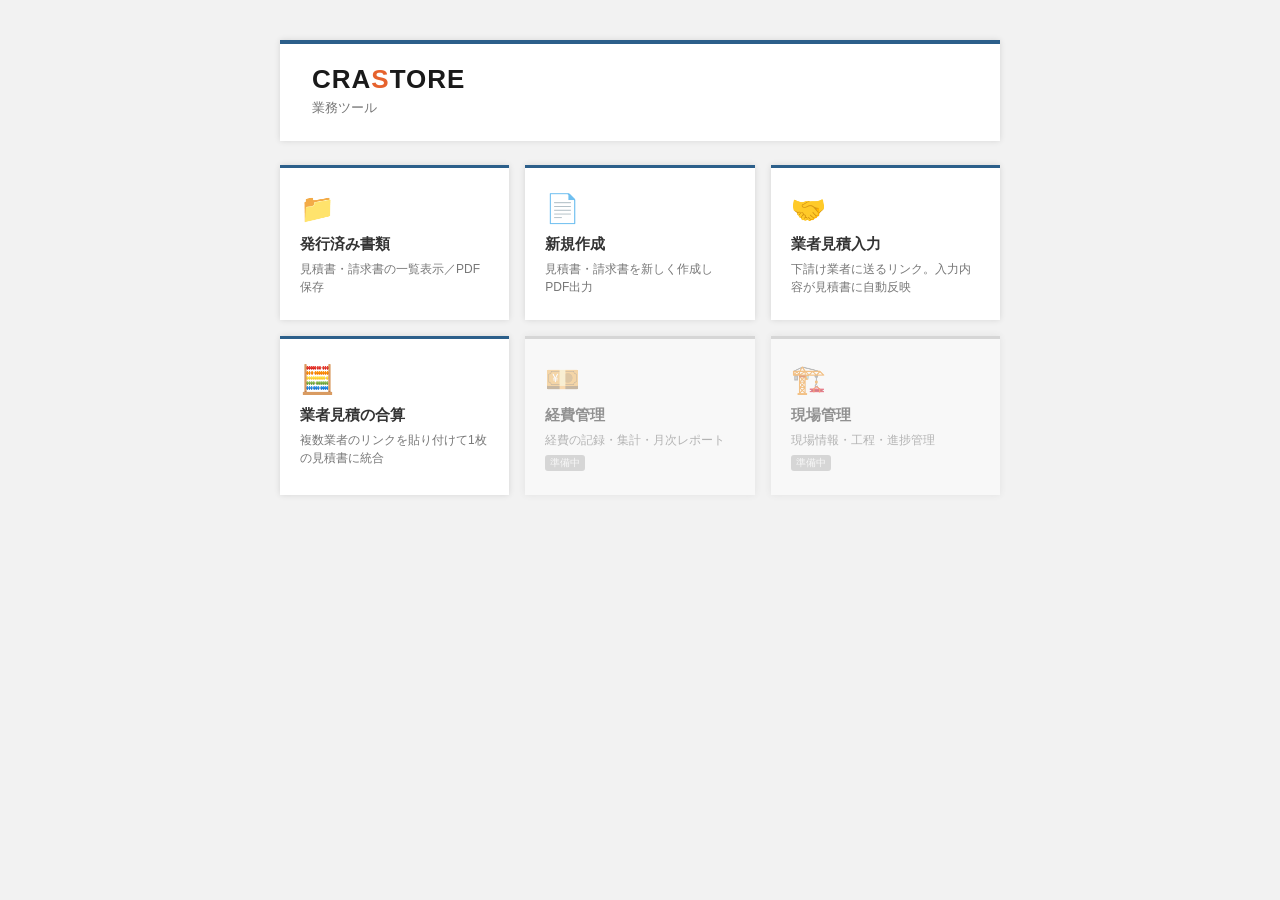
<file: index.html>
<!DOCTYPE html>
<html lang="ja">
<head>
<meta charset="UTF-8">
<meta name="viewport" content="width=device-width, initial-scale=1.0">
<title>Crastore 業務ツール</title>
<style>
  * { box-sizing: border-box; }
  body {
    font-family: "Hiragino Kaku Gothic ProN", "Yu Gothic", sans-serif;
    background: #f2f2f2;
    margin: 0;
    padding: 40px 20px;
    color: #333;
  }
  .container {
    max-width: 720px;
    margin: 0 auto;
  }
  .header {
    background: #fff;
    padding: 24px 32px;
    box-shadow: 0 0 6px rgba(0,0,0,0.12);
    margin-bottom: 24px;
  }
  .header-top {
    height: 4px;
    background: #2c5f8a;
    margin: -24px -32px 20px;
  }
  .logo {
    font-size: 26px;
    font-weight: bold;
    letter-spacing: 1px;
    color: #1a1a1a;
  }
  .logo .accent { color: #e6622d; }
  .logo-sub {
    font-size: 13px;
    color: #777;
    margin-top: 4px;
  }
  .tools-grid {
    display: grid;
    grid-template-columns: repeat(auto-fill, minmax(200px, 1fr));
    gap: 16px;
  }
  .tool-card {
    background: #fff;
    padding: 24px 20px;
    box-shadow: 0 0 6px rgba(0,0,0,0.12);
    text-decoration: none;
    color: #333;
    display: block;
    border-top: 3px solid #2c5f8a;
    transition: box-shadow 0.15s;
  }
  .tool-card:hover {
    box-shadow: 0 2px 12px rgba(44,95,138,0.25);
  }
  .tool-card.disabled {
    opacity: 0.5;
    pointer-events: none;
    border-top-color: #bbb;
  }
  .tool-icon {
    font-size: 28px;
    margin-bottom: 10px;
  }
  .tool-title {
    font-size: 15px;
    font-weight: bold;
    margin-bottom: 6px;
  }
  .tool-desc {
    font-size: 12px;
    color: #777;
    line-height: 1.5;
  }
  .badge {
    display: inline-block;
    font-size: 10px;
    background: #bbb;
    color: #fff;
    border-radius: 3px;
    padding: 1px 5px;
    margin-top: 6px;
  }
</style>
</head>
<body>
<div class="container">

  <div class="header">
    <div class="header-top"></div>
    <div class="logo">CRA<span class="accent">S</span>TORE</div>
    <div class="logo-sub">業務ツール</div>
  </div>

  <div class="tools-grid">

    <a class="tool-card" href="documents.html">
      <div class="tool-icon">📁</div>
      <div class="tool-title">発行済み書類</div>
      <div class="tool-desc">見積書・請求書の一覧表示／PDF保存</div>
    </a>

    <a class="tool-card" href="estimate.html">
      <div class="tool-icon">📄</div>
      <div class="tool-title">新規作成</div>
      <div class="tool-desc">見積書・請求書を新しく作成しPDF出力</div>
    </a>

    <a class="tool-card" href="vendor.html">
      <div class="tool-icon">🤝</div>
      <div class="tool-title">業者見積入力</div>
      <div class="tool-desc">下請け業者に送るリンク。入力内容が見積書に自動反映</div>
    </a>

    <a class="tool-card" href="combine.html">
      <div class="tool-icon">🧮</div>
      <div class="tool-title">業者見積の合算</div>
      <div class="tool-desc">複数業者のリンクを貼り付けて1枚の見積書に統合</div>
    </a>

    <div class="tool-card disabled">
      <div class="tool-icon">💴</div>
      <div class="tool-title">経費管理</div>
      <div class="tool-desc">経費の記録・集計・月次レポート</div>
      <span class="badge">準備中</span>
    </div>

    <div class="tool-card disabled">
      <div class="tool-icon">🏗️</div>
      <div class="tool-title">現場管理</div>
      <div class="tool-desc">現場情報・工程・進捗管理</div>
      <span class="badge">準備中</span>
    </div>

  </div>

</div>
</body>
</html>
</file>
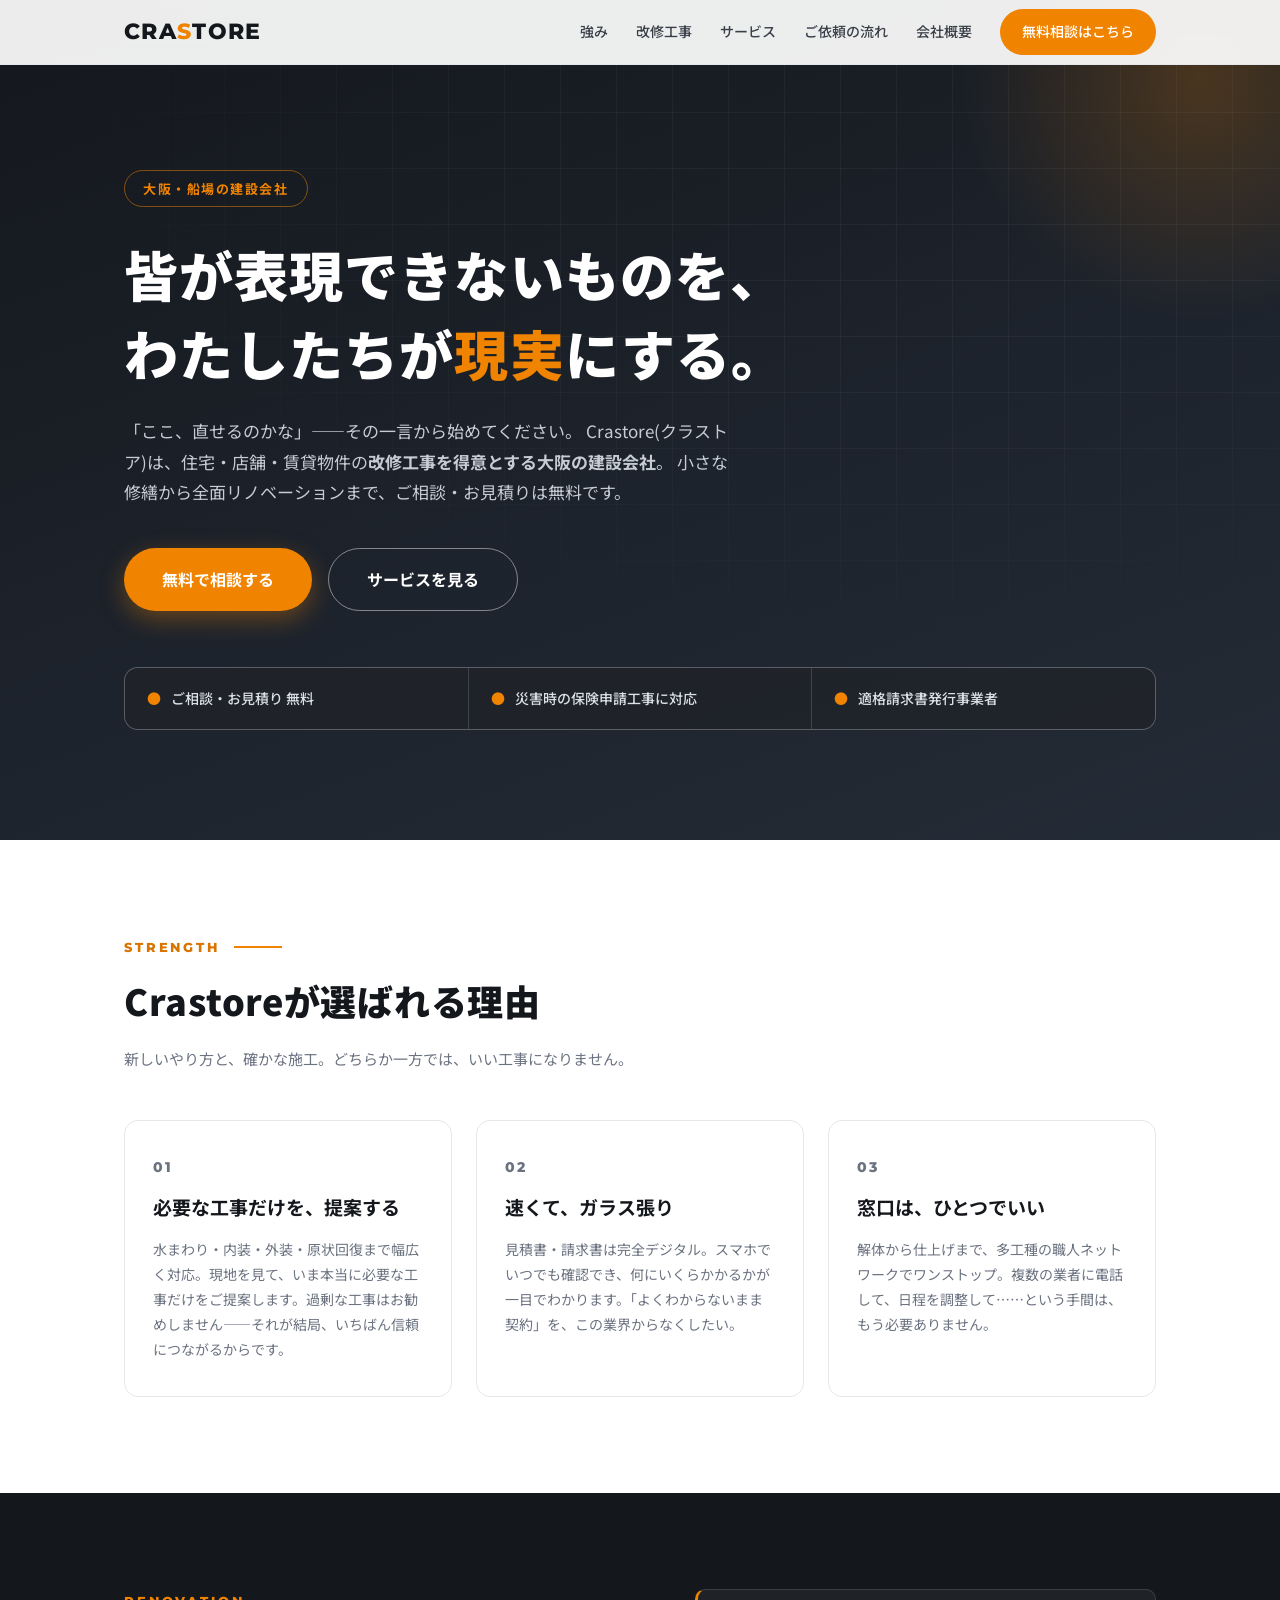
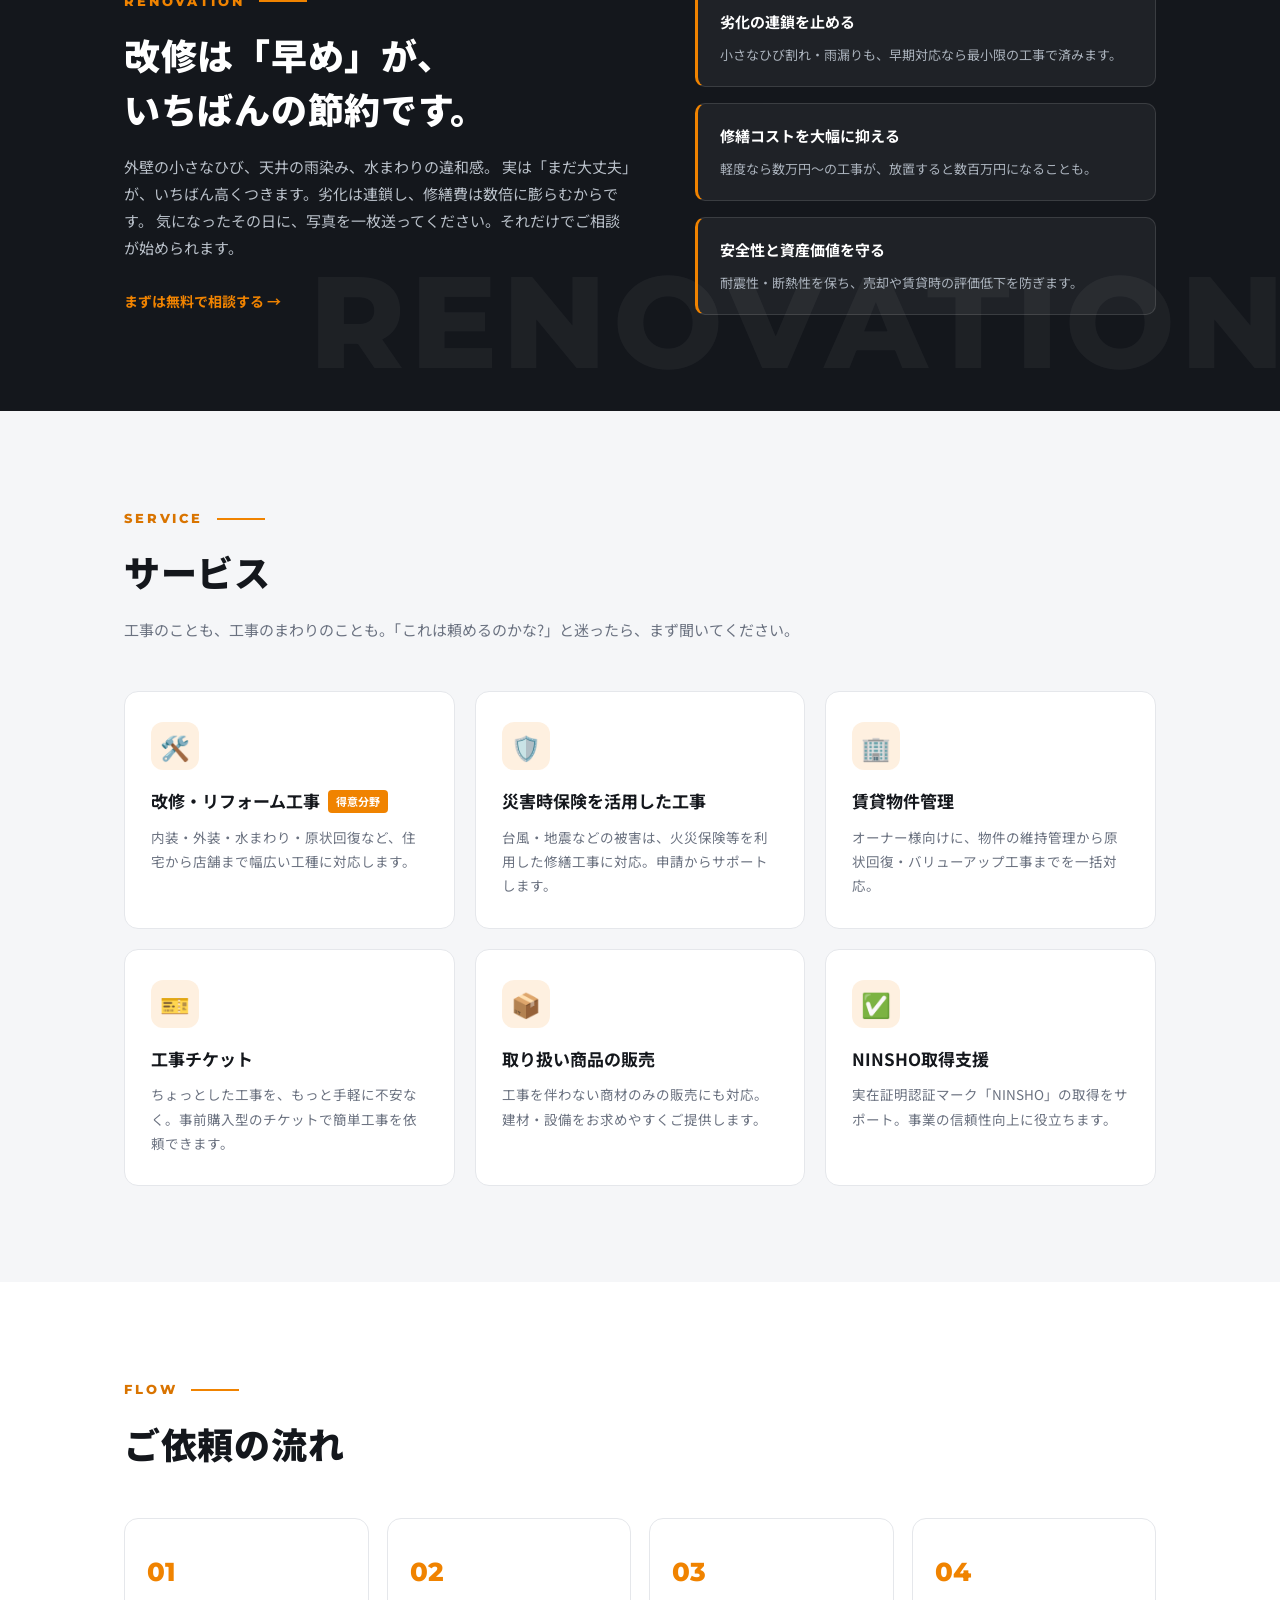
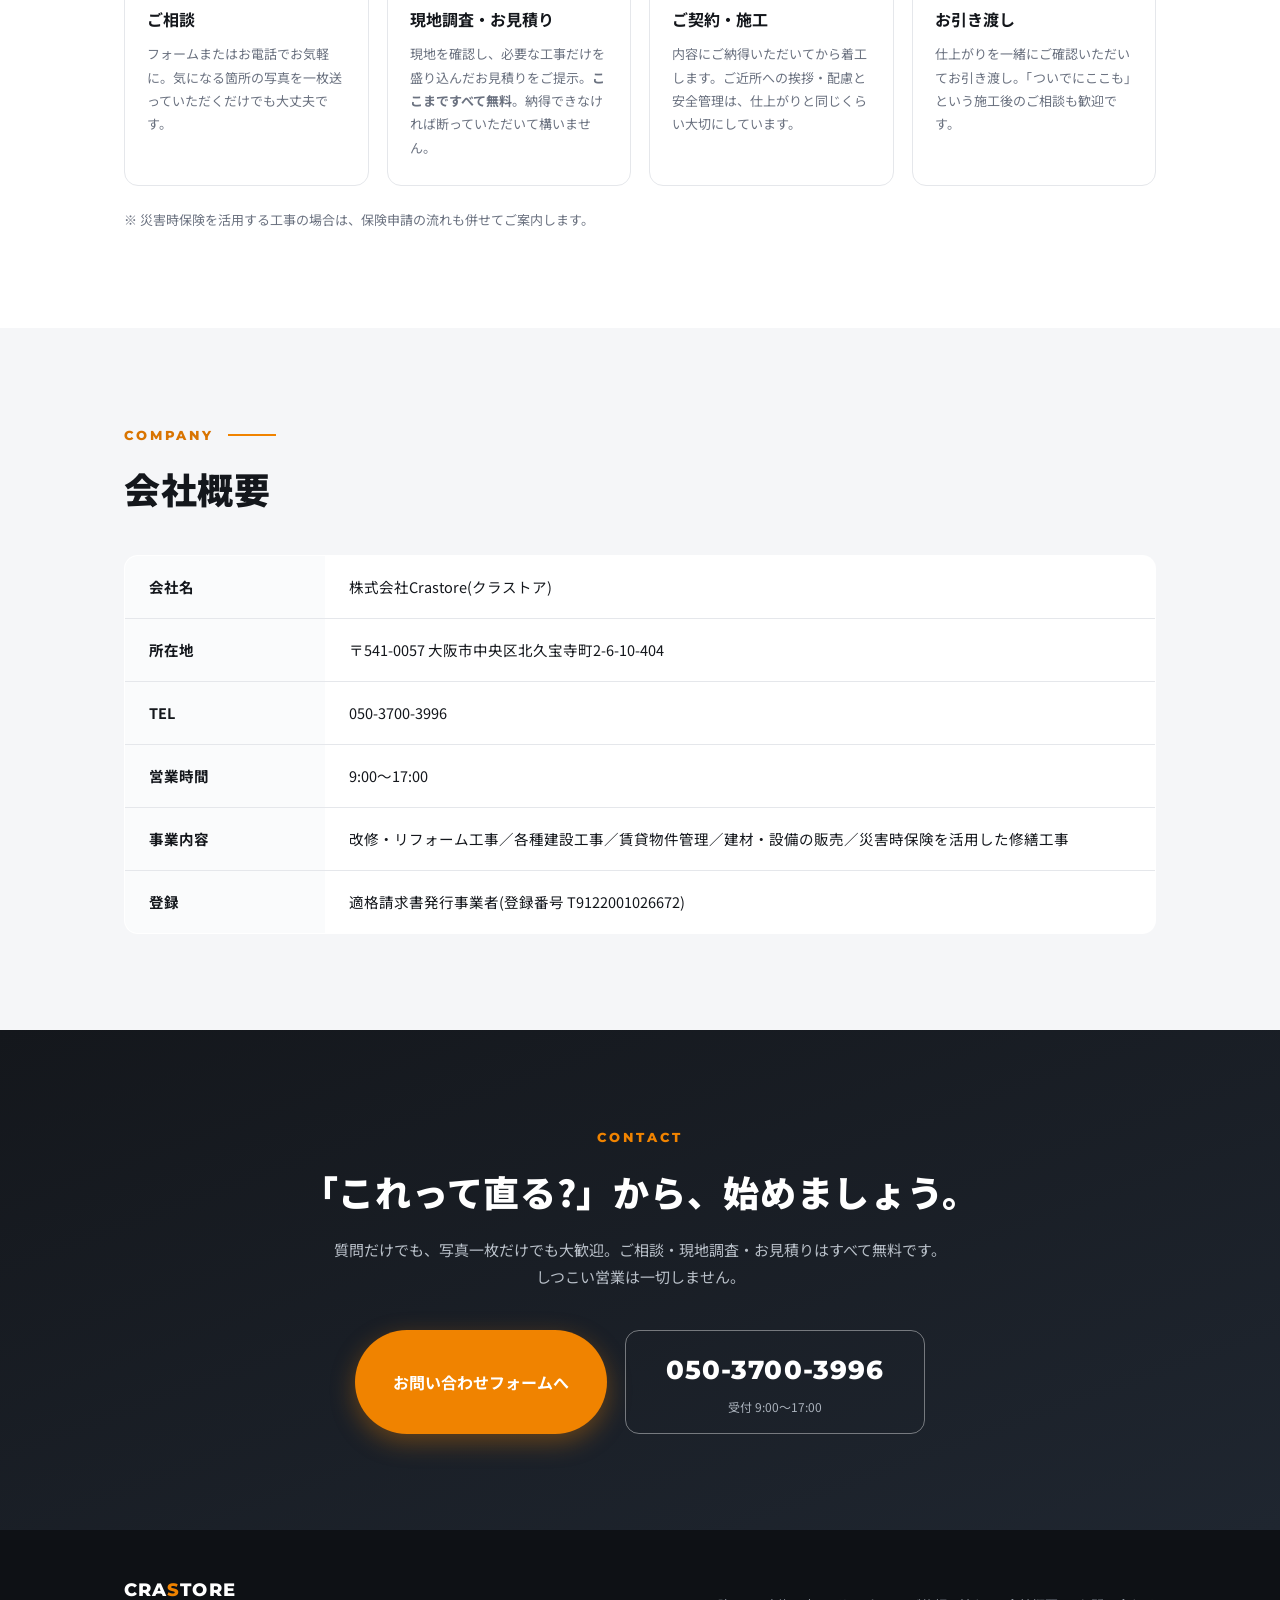
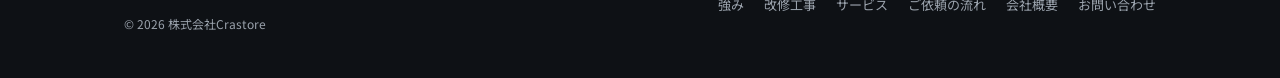
<file: site/index.html>
<!DOCTYPE html>
<html lang="ja">
<head>
<meta charset="UTF-8">
<meta name="viewport" content="width=device-width, initial-scale=1.0">
<title>株式会社Crastore｜大阪の建設会社・改修工事のプロ</title>
<meta name="description" content="株式会社Crastore(クラストア)は大阪・船場の建設会社。住宅・店舗・賃貸物件の改修工事を得意とし、ご相談・お見積りは無料。災害時保険を活用した工事にも対応します。">
<meta property="og:title" content="株式会社Crastore｜大阪の建設会社・改修工事のプロ">
<meta property="og:description" content="皆が表現できないものを、現実にする。改修工事が得意な大阪の建設会社です。ご相談・お見積り無料。">
<meta property="og:type" content="website">
<link rel="preconnect" href="https://fonts.googleapis.com">
<link rel="preconnect" href="https://fonts.gstatic.com" crossorigin>
<link href="https://fonts.googleapis.com/css2?family=Noto+Sans+JP:wght@400;500;700;900&family=Montserrat:wght@600;800&display=swap" rel="stylesheet">
<style>
:root {
  --ink: #14171c;
  --ink-soft: #3a4048;
  --muted: #6b7280;
  --paper: #ffffff;
  --bg-soft: #f5f6f8;
  --accent: #f08300;
  --accent-deep: #d97400;
  --line: #e5e7eb;
  --radius: 14px;
}
* { box-sizing: border-box; margin: 0; padding: 0; }
html { scroll-behavior: smooth; }
body {
  font-family: "Noto Sans JP", "Hiragino Kaku Gothic ProN", "Yu Gothic", sans-serif;
  color: var(--ink);
  background: var(--paper);
  line-height: 1.8;
  -webkit-font-smoothing: antialiased;
}
img { max-width: 100%; display: block; }
a { color: inherit; text-decoration: none; }
ul { list-style: none; }

.wrap { max-width: 1080px; margin: 0 auto; padding: 0 24px; }

/* ===== logo ===== */
.logotype {
  font-family: "Montserrat", sans-serif;
  font-weight: 800;
  letter-spacing: .06em;
  font-size: 22px;
  color: var(--ink);
  white-space: nowrap;
}
.logotype .s { color: var(--accent); }

/* ===== header ===== */
.header {
  position: fixed; top: 0; left: 0; right: 0; z-index: 100;
  background: rgba(255,255,255,.92);
  backdrop-filter: blur(10px);
  -webkit-backdrop-filter: blur(10px);
  border-bottom: 1px solid var(--line);
}
.header-inner {
  display: flex; align-items: center; justify-content: space-between;
  height: 64px;
}
.gnav { display: flex; align-items: center; gap: 28px; }
.gnav a { font-size: 14px; font-weight: 500; color: var(--ink-soft); transition: color .2s; }
.gnav a:hover { color: var(--accent-deep); }
.btn-cta {
  display: inline-flex; align-items: center; gap: 8px;
  background: var(--accent); color: #fff !important;
  font-weight: 700; font-size: 14px;
  padding: 10px 22px; border-radius: 999px;
  transition: background .2s, transform .2s;
}
.btn-cta:hover { background: var(--accent-deep); transform: translateY(-1px); }
.menu-btn { display: none; }

/* ===== hero ===== */
.hero {
  position: relative;
  background: linear-gradient(160deg, #14171c 0%, #1d232c 55%, #232b36 100%);
  color: #fff;
  padding: 170px 0 110px;
  overflow: hidden;
}
.hero::before {
  content: "";
  position: absolute; inset: 0;
  background-image:
    linear-gradient(rgba(255,255,255,.045) 1px, transparent 1px),
    linear-gradient(90deg, rgba(255,255,255,.045) 1px, transparent 1px);
  background-size: 56px 56px;
  mask-image: radial-gradient(ellipse 90% 80% at 70% 20%, #000 30%, transparent 75%);
  -webkit-mask-image: radial-gradient(ellipse 90% 80% at 70% 20%, #000 30%, transparent 75%);
}
.hero::after {
  content: "";
  position: absolute; right: -180px; top: -180px;
  width: 520px; height: 520px; border-radius: 50%;
  background: radial-gradient(circle, rgba(240,131,0,.22), transparent 65%);
}
.hero-inner { position: relative; z-index: 1; }
.hero-tag {
  display: inline-flex; align-items: center; gap: 10px;
  font-size: 13px; font-weight: 700; letter-spacing: .12em;
  color: var(--accent);
  border: 1px solid rgba(240,131,0,.5);
  border-radius: 999px;
  padding: 6px 18px;
  margin-bottom: 28px;
}
.hero h1 {
  font-size: clamp(26px, 5.4vw, 54px);
  font-weight: 900;
  line-height: 1.45;
  letter-spacing: .02em;
}
.hero h1 .accent { color: var(--accent); }
.hero-lead {
  margin-top: 24px;
  font-size: clamp(14px, 1.7vw, 17px);
  color: #c6ccd4;
  max-width: 620px;
}
.hero-actions { margin-top: 40px; display: flex; flex-wrap: wrap; gap: 16px; }
.btn-primary {
  display: inline-flex; align-items: center; justify-content: center; gap: 10px;
  background: var(--accent); color: #fff;
  font-weight: 700; font-size: 16px;
  padding: 16px 38px; border-radius: 999px;
  box-shadow: 0 8px 24px rgba(240,131,0,.35);
  transition: background .2s, transform .2s;
}
.btn-primary:hover { background: var(--accent-deep); transform: translateY(-2px); }
.btn-ghost {
  display: inline-flex; align-items: center; justify-content: center; gap: 10px;
  color: #fff; font-weight: 700; font-size: 16px;
  padding: 16px 38px; border-radius: 999px;
  border: 1.5px solid rgba(255,255,255,.45);
  transition: border-color .2s, background .2s;
}
.btn-ghost:hover { border-color: #fff; background: rgba(255,255,255,.08); }
.hero-points {
  margin-top: 56px;
  display: grid; grid-template-columns: repeat(3, 1fr); gap: 1px;
  background: rgba(255,255,255,.14);
  border: 1px solid rgba(255,255,255,.14);
  border-radius: var(--radius);
  overflow: hidden;
}
.hero-points li {
  background: rgba(20,23,28,.72);
  padding: 18px 22px;
  font-size: 14px; font-weight: 500; color: #dbe0e6;
  display: flex; align-items: center; gap: 10px;
}
.hero-points .dot { color: var(--accent); font-weight: 900; }

/* ===== sections ===== */
section { padding: 96px 0; }
.sec-label {
  font-family: "Montserrat", sans-serif;
  font-weight: 800; font-size: 13px; letter-spacing: .22em;
  color: var(--accent-deep);
  text-transform: uppercase;
  display: flex; align-items: center; gap: 14px;
}
.sec-label::after { content: ""; width: 48px; height: 2px; background: var(--accent); }
.sec-title {
  font-size: clamp(24px, 3.4vw, 36px);
  font-weight: 900; line-height: 1.5; letter-spacing: .02em;
  margin: 14px 0 18px;
}
.sec-lead { color: var(--muted); max-width: 680px; font-size: 15px; }

/* strengths */
.strengths { background: var(--paper); }
.cards3 {
  margin-top: 48px;
  display: grid; grid-template-columns: repeat(3, 1fr); gap: 24px;
}
.card {
  background: var(--paper);
  border: 1px solid var(--line);
  border-radius: var(--radius);
  padding: 34px 28px;
  transition: box-shadow .25s, transform .25s, border-color .25s;
}
.card:hover {
  box-shadow: 0 16px 40px rgba(20,23,28,.10);
  transform: translateY(-4px);
  border-color: transparent;
}
.card-num {
  font-family: "Montserrat", sans-serif;
  font-weight: 800; font-size: 13px; letter-spacing: .15em;
  color: var(--accent-deep);
}
.card h3 { font-size: 19px; font-weight: 700; margin: 10px 0 12px; }
.card p { font-size: 14px; color: var(--muted); }

/* renovation banner */
.reno {
  background: var(--ink); color: #fff;
  position: relative; overflow: hidden;
}
.reno::before {
  content: "RENOVATION";
  position: absolute; right: -10px; bottom: -28px;
  font-family: "Montserrat", sans-serif; font-weight: 800;
  font-size: clamp(60px, 11vw, 130px); letter-spacing: .04em;
  color: rgba(255,255,255,.045);
  pointer-events: none;
}
.reno .sec-label { color: var(--accent); }
.reno .sec-lead { color: #b9c0c9; }
.reno-grid { display: grid; grid-template-columns: 1.1fr 1fr; gap: 64px; align-items: center; position: relative; z-index: 1; }
.reno-list { display: grid; gap: 16px; }
.reno-list li {
  background: rgba(255,255,255,.05);
  border: 1px solid rgba(255,255,255,.12);
  border-left: 3px solid var(--accent);
  border-radius: 10px;
  padding: 18px 22px;
}
.reno-list strong { display: block; font-size: 15px; margin-bottom: 4px; }
.reno-list span { font-size: 13px; color: #aab2bc; }
.reno-link {
  display: inline-flex; align-items: center; gap: 8px;
  margin-top: 28px; font-size: 14px; font-weight: 700; color: var(--accent);
}
.reno-link:hover { text-decoration: underline; }

/* services */
.services { background: var(--bg-soft); }
.svc-grid {
  margin-top: 48px;
  display: grid; grid-template-columns: repeat(3, 1fr); gap: 20px;
}
.svc {
  position: relative;
  background: var(--paper);
  border-radius: var(--radius);
  padding: 30px 26px;
  border: 1px solid var(--line);
  transition: box-shadow .25s, transform .25s;
  display: block;
}
.svc:hover { box-shadow: 0 14px 36px rgba(20,23,28,.10); transform: translateY(-4px); }
.svc-icon {
  width: 48px; height: 48px; border-radius: 12px;
  background: rgba(240,131,0,.12);
  display: flex; align-items: center; justify-content: center;
  font-size: 24px; margin-bottom: 16px;
}
.svc h3 { font-size: 17px; font-weight: 700; margin-bottom: 8px; display: flex; align-items: center; gap: 8px; flex-wrap: wrap; }
.svc p { font-size: 13.5px; color: var(--muted); }
.svc .arrow {
  position: absolute; top: 26px; right: 24px;
  color: #c3c8cf; font-weight: 700; transition: color .2s, transform .2s;
}
.svc:hover .arrow { color: var(--accent); transform: translateX(3px); }
.badge-main {
  font-size: 11px; font-weight: 700; color: #fff;
  background: var(--accent);
  border-radius: 4px; padding: 2px 8px;
}

/* flow */
.flow-grid {
  margin-top: 48px;
  display: grid; grid-template-columns: repeat(4, 1fr); gap: 18px;
  counter-reset: step;
}
.flow-step {
  position: relative;
  background: var(--paper);
  border: 1px solid var(--line);
  border-radius: var(--radius);
  padding: 30px 22px 26px;
}
.flow-step::before {
  counter-increment: step;
  content: "0" counter(step);
  font-family: "Montserrat", sans-serif;
  font-weight: 800; font-size: 26px;
  color: var(--accent);
  display: block; margin-bottom: 10px;
}
.flow-step h3 { font-size: 16px; font-weight: 700; margin-bottom: 8px; }
.flow-step p { font-size: 13px; color: var(--muted); }
.flow-note { margin-top: 22px; font-size: 13px; color: var(--muted); }

/* company */
.company { background: var(--bg-soft); }
.company-table {
  margin-top: 40px;
  width: 100%;
  border-collapse: collapse;
  background: var(--paper);
  border-radius: var(--radius);
  overflow: hidden;
  border: 1px solid var(--line);
}
.company-table th, .company-table td {
  text-align: left;
  padding: 18px 24px;
  font-size: 14.5px;
  border-bottom: 1px solid var(--line);
  vertical-align: top;
}
.company-table tr:last-child th, .company-table tr:last-child td { border-bottom: none; }
.company-table th { width: 200px; font-weight: 700; background: #fafbfc; white-space: nowrap; }

/* contact */
.contact {
  background: linear-gradient(160deg, #14171c 0%, #1f2630 100%);
  color: #fff; text-align: center;
}
.contact .sec-label { justify-content: center; color: var(--accent); }
.contact .sec-label::after { display: none; }
.contact .sec-lead { margin: 0 auto; color: #b9c0c9; }
.contact-actions { margin-top: 40px; display: flex; justify-content: center; flex-wrap: wrap; gap: 18px; }
.contact-tel {
  display: inline-flex; flex-direction: column; align-items: center; gap: 2px;
  border: 1.5px solid rgba(255,255,255,.4);
  border-radius: var(--radius);
  padding: 16px 40px;
  transition: border-color .2s, background .2s;
}
.contact-tel:hover { border-color: #fff; background: rgba(255,255,255,.06); }
.contact-tel .num { font-family: "Montserrat", sans-serif; font-weight: 800; font-size: 26px; letter-spacing: .04em; }
.contact-tel .hours { font-size: 12px; color: #aab2bc; }

/* footer */
.footer { background: #0e1115; color: #9aa2ac; padding: 44px 0; }
.footer-inner { display: flex; align-items: center; justify-content: space-between; flex-wrap: wrap; gap: 20px; }
.footer .logotype { color: #fff; font-size: 18px; }
.footer-nav { display: flex; flex-wrap: wrap; gap: 20px; font-size: 13px; }
.footer-nav a:hover { color: #fff; }
.footer-copy { font-size: 12px; margin-top: 6px; }

/* reveal animation */
.reveal { opacity: 0; transform: translateY(24px); transition: opacity .7s ease, transform .7s ease; }
.reveal.on { opacity: 1; transform: none; }

/* ===== responsive ===== */
@media (max-width: 880px) {
  .gnav {
    position: fixed; top: 64px; left: 0; right: 0;
    background: #fff;
    flex-direction: column; align-items: stretch; gap: 0;
    border-bottom: 1px solid var(--line);
    box-shadow: 0 20px 40px rgba(20,23,28,.12);
    display: none;
  }
  .gnav.open { display: flex; }
  .gnav a { padding: 16px 24px; border-top: 1px solid var(--line); font-size: 15px; }
  .gnav .btn-cta { margin: 16px 24px; justify-content: center; border-radius: 10px; }
  .menu-btn {
    display: flex; flex-direction: column; justify-content: center; gap: 5px;
    width: 44px; height: 44px; padding: 10px;
    background: none; border: none; cursor: pointer;
  }
  .menu-btn span { height: 2px; background: var(--ink); border-radius: 2px; transition: transform .25s, opacity .25s; }
  .menu-btn.open span:nth-child(1) { transform: translateY(7px) rotate(45deg); }
  .menu-btn.open span:nth-child(2) { opacity: 0; }
  .menu-btn.open span:nth-child(3) { transform: translateY(-7px) rotate(-45deg); }

  .hero { padding: 130px 0 80px; }
  .hero-points { grid-template-columns: 1fr; }
  section { padding: 72px 0; }
  .cards3, .svc-grid { grid-template-columns: 1fr; }
  .reno-grid { grid-template-columns: 1fr; gap: 40px; }
  .flow-grid { grid-template-columns: 1fr 1fr; }
  .company-table th { width: 120px; }
  .footer-inner { flex-direction: column; align-items: flex-start; }
}
@media (max-width: 480px) {
  .flow-grid { grid-template-columns: 1fr; }
  .hero-actions .btn-primary, .hero-actions .btn-ghost { width: 100%; }
}
</style>
</head>
<body>

<header class="header">
  <div class="wrap header-inner">
    <a href="#" class="logotype" aria-label="株式会社Crastore">CRA<span class="s">S</span>TORE</a>
    <button class="menu-btn" id="menuBtn" aria-label="メニュー"><span></span><span></span><span></span></button>
    <nav class="gnav" id="gnav">
      <a href="#strength">強み</a>
      <a href="#renovation">改修工事</a>
      <a href="#service">サービス</a>
      <a href="#flow">ご依頼の流れ</a>
      <a href="#company">会社概要</a>
      <a class="btn-cta" href="https://docs.google.com/forms/d/e/1FAIpQLSdBUp0AiToCTNpuIc2SUtL-OgPQmXUOQzQvQeFdxQH2OiliqA/viewform" target="_blank" rel="noopener">無料相談はこちら</a>
    </nav>
  </div>
</header>

<main>

  <!-- Hero -->
  <section class="hero">
    <div class="wrap hero-inner">
      <p class="hero-tag">大阪・船場の建設会社</p>
      <h1>皆が表現できないものを、<br>わたしたちが<span class="accent">現実</span>にする。</h1>
      <p class="hero-lead">
        「ここ、直せるのかな」——その一言から始めてください。
        Crastore(クラストア)は、住宅・店舗・賃貸物件の<strong>改修工事を得意とする大阪の建設会社</strong>。
        小さな修繕から全面リノベーションまで、ご相談・お見積りは無料です。
      </p>
      <div class="hero-actions">
        <a class="btn-primary" href="https://docs.google.com/forms/d/e/1FAIpQLSdBUp0AiToCTNpuIc2SUtL-OgPQmXUOQzQvQeFdxQH2OiliqA/viewform" target="_blank" rel="noopener">無料で相談する</a>
        <a class="btn-ghost" href="#service">サービスを見る</a>
      </div>
      <ul class="hero-points">
        <li><span class="dot">●</span>ご相談・お見積り 無料</li>
        <li><span class="dot">●</span>災害時の保険申請工事に対応</li>
        <li><span class="dot">●</span>適格請求書発行事業者</li>
      </ul>
    </div>
  </section>

  <!-- Strengths -->
  <section class="strengths" id="strength">
    <div class="wrap">
      <p class="sec-label">Strength</p>
      <h2 class="sec-title">Crastoreが選ばれる理由</h2>
      <p class="sec-lead">新しいやり方と、確かな施工。どちらか一方では、いい工事になりません。</p>
      <div class="cards3">
        <div class="card reveal">
          <p class="card-num">01</p>
          <h3>必要な工事だけを、提案する</h3>
          <p>水まわり・内装・外装・原状回復まで幅広く対応。現地を見て、いま本当に必要な工事だけをご提案します。過剰な工事はお勧めしません——それが結局、いちばん信頼につながるからです。</p>
        </div>
        <div class="card reveal">
          <p class="card-num">02</p>
          <h3>速くて、ガラス張り</h3>
          <p>見積書・請求書は完全デジタル。スマホでいつでも確認でき、何にいくらかかるかが一目でわかります。「よくわからないまま契約」を、この業界からなくしたい。</p>
        </div>
        <div class="card reveal">
          <p class="card-num">03</p>
          <h3>窓口は、ひとつでいい</h3>
          <p>解体から仕上げまで、多工種の職人ネットワークでワンストップ。複数の業者に電話して、日程を調整して……という手間は、もう必要ありません。</p>
        </div>
      </div>
    </div>
  </section>

  <!-- Renovation -->
  <section class="reno" id="renovation">
    <div class="wrap reno-grid">
      <div class="reveal">
        <p class="sec-label">Renovation</p>
        <h2 class="sec-title">改修は「早め」が、<br>いちばんの節約です。</h2>
        <p class="sec-lead">
          外壁の小さなひび、天井の雨染み、水まわりの違和感。
          実は「まだ大丈夫」が、いちばん高くつきます。劣化は連鎖し、修繕費は数倍に膨らむからです。
          気になったその日に、写真を一枚送ってください。それだけでご相談が始められます。
        </p>
        <a class="reno-link" href="https://docs.google.com/forms/d/e/1FAIpQLSdBUp0AiToCTNpuIc2SUtL-OgPQmXUOQzQvQeFdxQH2OiliqA/viewform" target="_blank" rel="noopener">まずは無料で相談する →</a>
      </div>
      <ul class="reno-list reveal">
        <li><strong>劣化の連鎖を止める</strong><span>小さなひび割れ・雨漏りも、早期対応なら最小限の工事で済みます。</span></li>
        <li><strong>修繕コストを大幅に抑える</strong><span>軽度なら数万円〜の工事が、放置すると数百万円になることも。</span></li>
        <li><strong>安全性と資産価値を守る</strong><span>耐震性・断熱性を保ち、売却や賃貸時の評価低下を防ぎます。</span></li>
      </ul>
    </div>
  </section>

  <!-- Services -->
  <section class="services" id="service">
    <div class="wrap">
      <p class="sec-label">Service</p>
      <h2 class="sec-title">サービス</h2>
      <p class="sec-lead">工事のことも、工事のまわりのことも。「これは頼めるのかな?」と迷ったら、まず聞いてください。</p>
      <div class="svc-grid">
        <div class="svc reveal">
          <div class="svc-icon">🛠️</div>
          <h3>改修・リフォーム工事 <span class="badge-main">得意分野</span></h3>
          <p>内装・外装・水まわり・原状回復など、住宅から店舗まで幅広い工種に対応します。</p>
        </div>
        <div class="svc reveal">
          <div class="svc-icon">🛡️</div>
          <h3>災害時保険を活用した工事</h3>
          <p>台風・地震などの被害は、火災保険等を利用した修繕工事に対応。申請からサポートします。</p>
        </div>
        <div class="svc reveal">
          <div class="svc-icon">🏢</div>
          <h3>賃貸物件管理</h3>
          <p>オーナー様向けに、物件の維持管理から原状回復・バリューアップ工事までを一括対応。</p>
        </div>
        <div class="svc reveal">
          <div class="svc-icon">🎫</div>
          <h3>工事チケット</h3>
          <p>ちょっとした工事を、もっと手軽に不安なく。事前購入型のチケットで簡単工事を依頼できます。</p>
        </div>
        <div class="svc reveal">
          <div class="svc-icon">📦</div>
          <h3>取り扱い商品の販売</h3>
          <p>工事を伴わない商材のみの販売にも対応。建材・設備をお求めやすくご提供します。</p>
        </div>
        <div class="svc reveal">
          <div class="svc-icon">✅</div>
          <h3>NINSHO取得支援</h3>
          <p>実在証明認証マーク「NINSHO」の取得をサポート。事業の信頼性向上に役立ちます。</p>
        </div>
      </div>
    </div>
  </section>

  <!-- Flow -->
  <section id="flow">
    <div class="wrap">
      <p class="sec-label">Flow</p>
      <h2 class="sec-title">ご依頼の流れ</h2>
      <div class="flow-grid">
        <div class="flow-step reveal">
          <h3>ご相談</h3>
          <p>フォームまたはお電話でお気軽に。気になる箇所の写真を一枚送っていただくだけでも大丈夫です。</p>
        </div>
        <div class="flow-step reveal">
          <h3>現地調査・お見積り</h3>
          <p>現地を確認し、必要な工事だけを盛り込んだお見積りをご提示。<strong>ここまですべて無料</strong>。納得できなければ断っていただいて構いません。</p>
        </div>
        <div class="flow-step reveal">
          <h3>ご契約・施工</h3>
          <p>内容にご納得いただいてから着工します。ご近所への挨拶・配慮と安全管理は、仕上がりと同じくらい大切にしています。</p>
        </div>
        <div class="flow-step reveal">
          <h3>お引き渡し</h3>
          <p>仕上がりを一緒にご確認いただいてお引き渡し。「ついでにここも」という施工後のご相談も歓迎です。</p>
        </div>
      </div>
      <p class="flow-note">※ 災害時保険を活用する工事の場合は、保険申請の流れも併せてご案内します。</p>
    </div>
  </section>

  <!-- Company -->
  <section class="company" id="company">
    <div class="wrap">
      <p class="sec-label">Company</p>
      <h2 class="sec-title">会社概要</h2>
      <table class="company-table reveal">
        <tr><th>会社名</th><td>株式会社Crastore(クラストア)</td></tr>
        <tr><th>所在地</th><td>〒541-0057 大阪市中央区北久宝寺町2-6-10-404</td></tr>
        <tr><th>TEL</th><td><a href="tel:05037003996">050-3700-3996</a></td></tr>
        <tr><th>営業時間</th><td>9:00〜17:00</td></tr>
        <tr><th>事業内容</th><td>改修・リフォーム工事／各種建設工事／賃貸物件管理／建材・設備の販売／災害時保険を活用した修繕工事</td></tr>
        <tr><th>登録</th><td>適格請求書発行事業者(登録番号 T9122001026672)</td></tr>
      </table>
    </div>
  </section>

  <!-- Contact -->
  <section class="contact" id="contact">
    <div class="wrap">
      <p class="sec-label">Contact</p>
      <h2 class="sec-title">「これって直る?」から、始めましょう。</h2>
      <p class="sec-lead">質問だけでも、写真一枚だけでも大歓迎。ご相談・現地調査・お見積りはすべて無料です。<br>しつこい営業は一切しません。</p>
      <div class="contact-actions">
        <a class="btn-primary" href="https://docs.google.com/forms/d/e/1FAIpQLSdBUp0AiToCTNpuIc2SUtL-OgPQmXUOQzQvQeFdxQH2OiliqA/viewform" target="_blank" rel="noopener">お問い合わせフォームへ</a>
        <a class="contact-tel" href="tel:05037003996">
          <span class="num">050-3700-3996</span>
          <span class="hours">受付 9:00〜17:00</span>
        </a>
      </div>
    </div>
  </section>

</main>

<footer class="footer">
  <div class="wrap footer-inner">
    <div>
      <p class="logotype">CRA<span class="s">S</span>TORE</p>
      <p class="footer-copy">&copy; 2026 株式会社Crastore</p>
    </div>
    <nav class="footer-nav">
      <a href="#strength">強み</a>
      <a href="#renovation">改修工事</a>
      <a href="#service">サービス</a>
      <a href="#flow">ご依頼の流れ</a>
      <a href="#company">会社概要</a>
      <a href="https://docs.google.com/forms/d/e/1FAIpQLSdBUp0AiToCTNpuIc2SUtL-OgPQmXUOQzQvQeFdxQH2OiliqA/viewform" target="_blank" rel="noopener">お問い合わせ</a>
    </nav>
  </div>
</footer>

<script>
// mobile menu
var menuBtn = document.getElementById('menuBtn');
var gnav = document.getElementById('gnav');
menuBtn.addEventListener('click', function () {
  menuBtn.classList.toggle('open');
  gnav.classList.toggle('open');
});
gnav.addEventListener('click', function (e) {
  if (e.target.tagName === 'A') {
    menuBtn.classList.remove('open');
    gnav.classList.remove('open');
  }
});

// scroll reveal
var reveals = document.querySelectorAll('.reveal');
var io = new IntersectionObserver(function (entries) {
  entries.forEach(function (en) {
    if (en.isIntersecting) { en.target.classList.add('on'); io.unobserve(en.target); }
  });
}, { threshold: 0, rootMargin: '0px 0px -8% 0px' });
reveals.forEach(function (el) { io.observe(el); });
// 保険: 発火しなかった要素も必ず表示する
setTimeout(function () {
  reveals.forEach(function (el) { el.classList.add('on'); });
}, 1500);
</script>

</body>
</html>
</file>
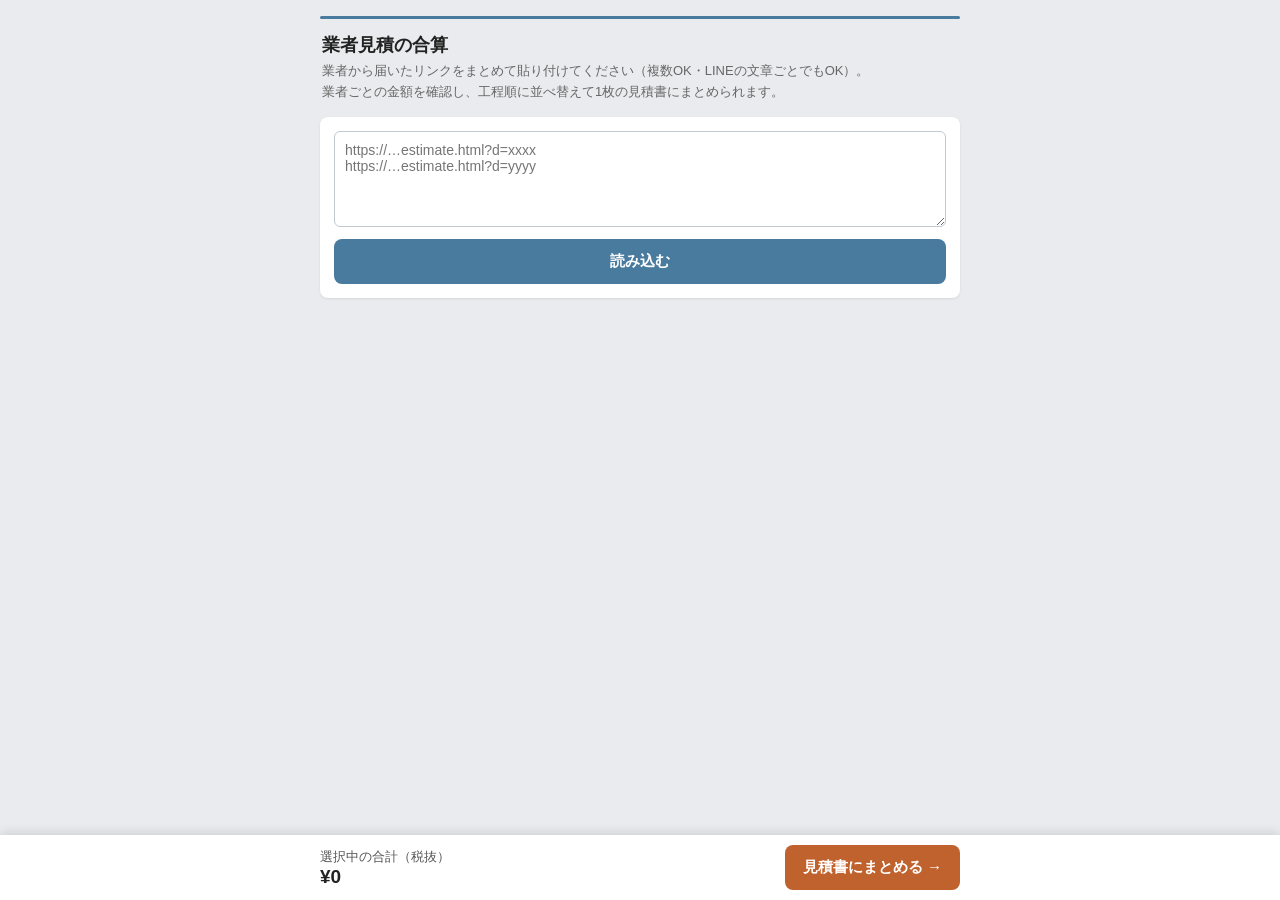
<file: combine.html>
<!DOCTYPE html>
<html lang="ja">
<head>
<meta charset="UTF-8">
<meta name="viewport" content="width=device-width, initial-scale=1.0">
<title>業者見積の合算 - Crastore</title>
<style>
  * { box-sizing: border-box; }
  body { font-family: "Helvetica Neue","Hiragino Kaku Gothic ProN","Yu Gothic","Meiryo",sans-serif;
    background:#e9ebee; margin:0; padding:16px; color:#222; }
  .wrap { max-width:640px; margin:0 auto; padding-bottom:90px; }
  .top-line { height:3px; background:#497B9F; border-radius:2px; }
  h1 { font-size:18px; margin:14px 2px 4px; }
  .lead { font-size:13px; color:#666; margin:0 2px 14px; line-height:1.6; }
  .card { background:#fff; border-radius:8px; padding:14px; margin-bottom:12px; box-shadow:0 1px 3px rgba(0,0,0,.08); }
  textarea { width:100%; border:1px solid #c2c8cf; border-radius:6px; padding:10px; font-size:14px;
    font-family:inherit; height:96px; }
  textarea:focus { outline:2px solid #497B9F; border-color:#497B9F; }
  .loadBtn { width:100%; padding:13px; font-size:15px; font-weight:bold; background:#497B9F; color:#fff;
    border:none; border-radius:8px; cursor:pointer; margin-top:8px; }

  /* 業者カード */
  .vendor { border-left:4px solid #497B9F; }
  .v-head { display:flex; align-items:center; gap:8px; margin-bottom:8px; }
  .v-name { flex:1; font-size:15px; font-weight:bold; min-width:0; }
  .v-sub { font-size:14px; color:#497B9F; font-weight:bold; white-space:nowrap; }
  .v-move { display:flex; gap:4px; }
  .v-move button { width:38px; height:38px; border:1px solid #c2c8cf; background:#f7f8fa; border-radius:6px;
    font-size:16px; cursor:pointer; }
  .v-move button:disabled { opacity:.3; }
  .item-row { display:flex; align-items:center; gap:8px; padding:8px 0; border-top:1px solid #eef0f3; }
  .item-row input[type=checkbox] { width:22px; height:22px; flex:0 0 22px; }
  .item-main { flex:1; min-width:0; }
  .item-main input.detail { width:100%; border:none; border-bottom:1px dashed #ccd2d8; font-size:14px;
    padding:2px 0; font-family:inherit; background:transparent; }
  .item-main input.detail:focus { outline:none; border-bottom:1.5px solid #497B9F; }
  .item-meta { font-size:12px; color:#888; margin-top:3px; display:flex; align-items:center; gap:4px; }
  .item-meta input.price { width:90px; border:1px solid #ccd2d8; border-radius:4px; padding:3px 6px;
    font-size:13px; text-align:right; font-family:inherit; }
  .item-amt { font-size:14px; font-weight:bold; white-space:nowrap; min-width:84px; text-align:right; }
  .row-off { opacity:.4; }

  /* 下部固定バー */
  .bar { position:fixed; left:0; right:0; bottom:0; background:#fff; box-shadow:0 -2px 10px rgba(0,0,0,.12);
    padding:10px 16px calc(10px + env(safe-area-inset-bottom)); }
  .bar-in { max-width:640px; margin:0 auto; display:flex; align-items:center; gap:12px; }
  .bar .total { flex:1; font-size:13px; color:#555; }
  .bar .total b { font-size:19px; color:#222; }
  .bar .makeBtn { padding:13px 18px; font-size:15px; font-weight:bold; background:#c0622d; color:#fff;
    border:none; border-radius:8px; cursor:pointer; white-space:nowrap; }
  .empty-note { color:#888; font-size:13px; padding:8px 2px; }
</style>
</head>
<body>
<div class="wrap">
  <div class="top-line"></div>
  <h1>業者見積の合算</h1>
  <p class="lead">業者から届いたリンクをまとめて貼り付けてください（複数OK・LINEの文章ごとでもOK）。<br>
  業者ごとの金額を確認し、工程順に並べ替えて1枚の見積書にまとめられます。</p>

  <div class="card">
    <textarea id="links" placeholder="https://…estimate.html?d=xxxx
https://…estimate.html?d=yyyy"></textarea>
    <button class="loadBtn" onclick="loadLinks()">読み込む</button>
  </div>

  <div id="vendors"></div>
</div>

<div class="bar">
  <div class="bar-in">
    <div class="total">選択中の合計（税抜）<br><b id="grand">¥0</b></div>
    <button class="makeBtn" onclick="makeEstimate()">見積書にまとめる →</button>
  </div>
</div>

<script>
let vendors = [];

function b64decode(s){
  return JSON.parse(decodeURIComponent(escape(atob(s.replace(/-/g,"+").replace(/_/g,"/")))));
}
function b64encode(obj){
  return btoa(unescape(encodeURIComponent(JSON.stringify(obj))))
    .replace(/\+/g,"-").replace(/\//g,"_").replace(/=+$/,"");
}
function num(n){ return Number(n||0).toLocaleString("ja-JP"); }
function rowAmount(it){
  if (it.amount != null && it.amount !== "") return Number(it.amount)||0;
  return (Number(it.qty)||0) * (Number(it.price)||0);
}

function loadLinks(){
  const text = document.getElementById("links").value;
  const tokens = [...text.matchAll(/[?&]d=([A-Za-z0-9_-]+)/g)].map(m=>m[1]);
  if (!tokens.length){ alert("リンクが見つかりませんでした。estimate.html?d=… を含むリンクを貼り付けてください。"); return; }
  vendors = [];
  tokens.forEach((t,i) => {
    try {
      const d = b64decode(t);
      const nm = (d.remark||"").match(/【(.+?)\s*入力分】/);
      vendors.push({
        name: nm ? nm[1] : "業者" + (i+1),
        workName: d.workName||"", siteAddr: d.siteAddr||"",
        items: (d.items||[]).map(it => Object.assign({checked:true}, it))
      });
    } catch(e){ console.error("リンクの解析に失敗:", e); }
  });
  if (!vendors.length){ alert("リンクのデータを読み込めませんでした。"); return; }
  render();
}

function render(){
  const box = document.getElementById("vendors");
  box.innerHTML = vendors.map((v,vi) => {
    const sub = v.items.reduce((s,it)=> s + (it.checked ? rowAmount(it) : 0), 0);
    const rows = v.items.map((it,ii) => {
      const meta = (it.qty ? it.qty + (it.unit||"") + " × ¥" : "¥");
      return '<div class="item-row'+(it.checked?'':' row-off')+'">'
        + '<input type="checkbox" '+(it.checked?'checked':'')+' onchange="toggleItem('+vi+','+ii+',this.checked)">'
        + '<div class="item-main">'
        + '<input class="detail" value="'+escAttr(it.detail||"")+'" onchange="editDetail('+vi+','+ii+',this.value)">'
        + '<div class="item-meta">'+(it.qty?escAttr(String(it.qty))+(escAttr(it.unit||""))+' ×':'')
        + ' <input class="price" inputmode="numeric" value="'+(it.amount!=null?it.amount:it.price||0)+'"'
        + ' onchange="editPrice('+vi+','+ii+',this.value)">円</div>'
        + '</div>'
        + '<div class="item-amt">¥'+num(rowAmount(it))+'</div>'
        + '</div>';
    }).join("");
    return '<div class="card vendor">'
      + '<div class="v-head">'
      + '<div class="v-name">'+escAttr(v.name)+'</div>'
      + '<div class="v-sub">¥'+num(sub)+'</div>'
      + '<div class="v-move">'
      + '<button onclick="moveV('+vi+',-1)" '+(vi===0?'disabled':'')+'>↑</button>'
      + '<button onclick="moveV('+vi+',1)" '+(vi===vendors.length-1?'disabled':'')+'>↓</button>'
      + '</div></div>'
      + rows + '</div>';
  }).join("");
  const grand = vendors.reduce((s,v)=> s + v.items.reduce((t,it)=> t + (it.checked?rowAmount(it):0), 0), 0);
  document.getElementById("grand").textContent = "¥" + num(grand);
}
function escAttr(s){ return String(s).replace(/&/g,"&amp;").replace(/</g,"&lt;").replace(/"/g,"&quot;"); }

function toggleItem(vi,ii,on){ vendors[vi].items[ii].checked = on; render(); }
function editDetail(vi,ii,val){ vendors[vi].items[ii].detail = val; }
function editPrice(vi,ii,val){
  const it = vendors[vi].items[ii];
  const n = Number(String(val).replace(/[^0-9.\-]/g,""))||0;
  if (it.amount != null || !it.qty) { it.amount = n; delete it.qty; it.unit = it.unit||"式"; }
  else it.price = n;
  render();
}
function moveV(vi,dir){
  const t = vendors[vi];
  vendors[vi] = vendors[vi+dir];
  vendors[vi+dir] = t;
  render();
}

function makeEstimate(){
  const items = [];
  vendors.forEach(v => v.items.forEach(it => {
    if (!it.checked) return;
    const o = { detail: it.detail, unit: it.unit||"式" };
    if (it.amount != null) o.amount = Number(it.amount)||0;
    else { o.qty = Number(it.qty)||1; o.price = Number(it.price)||0; }
    items.push(o);
  }));
  if (!items.length){ alert("項目が選択されていません。"); return; }
  const first = vendors[0]||{};
  const d = {
    type: "estimate",
    date: new Date().toLocaleDateString("ja-JP",{year:"numeric",month:"2-digit",day:"2-digit"}).replace(/-/g,"/"),
    workName: first.workName||"", siteAddr: first.siteAddr||"",
    taxRate: 10, items
  };
  location.href = "estimate.html?d=" + b64encode(d);
}
</script>
</body>
</html>
</file>
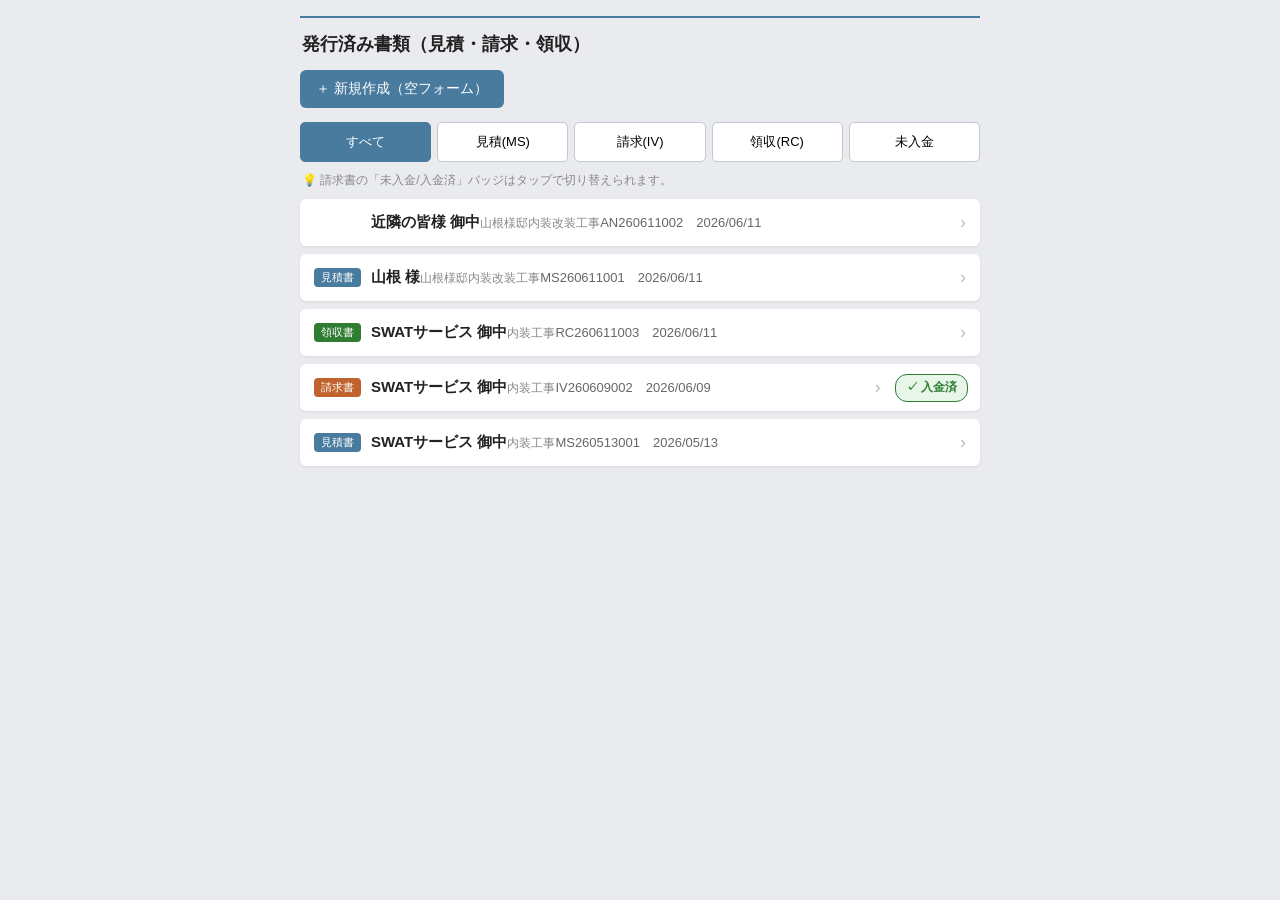
<file: documents.html>
<!DOCTYPE html>
<html lang="ja">
<head>
<meta charset="UTF-8">
<meta name="viewport" content="width=device-width, initial-scale=1.0">
<title>発行済み書類 - Crastore</title>
<style>
  * { box-sizing: border-box; }
  body { font-family: "Helvetica Neue","Hiragino Kaku Gothic ProN","Yu Gothic","Meiryo",sans-serif;
    background:#e9ebee; margin:0; padding:16px; color:#222; }
  .wrap { max-width:680px; margin:0 auto; }
  .top-line { height:2px; background:#497B9F; }
  h1 { font-size:18px; margin:14px 2px; }
  .new { display:inline-block; background:#497B9F; color:#fff; text-decoration:none;
    padding:10px 16px; border-radius:6px; font-size:14px; margin-bottom:14px; }
  .filters { margin:0 0 10px; display:flex; gap:6px; }
  .filters button { flex:1; padding:8px; border:1px solid #c2c8cf; background:#fff; border-radius:5px;
    font-size:13px; cursor:pointer; min-height:40px; }
  .filters button.active { background:#497B9F; color:#fff; border-color:#497B9F; }
  ul { list-style:none; margin:0; padding:0; }
  li.docrow { display:flex; align-items:stretch; gap:0; background:#fff; border-radius:6px;
    margin-bottom:8px; box-shadow:0 1px 3px rgba(0,0,0,.08); overflow:hidden; }
  a.doc { flex:1; display:flex; align-items:center; gap:10px; text-decoration:none; color:#222;
    padding:13px 14px; min-width:0; }
  a.doc:active { background:#eef6fb; }
  .paywrap { display:flex; align-items:center; padding-right:12px; }
  .tag { font-size:11px; color:#fff; border-radius:4px; padding:2px 7px; white-space:nowrap; }
  .tag.invoice { background:#c0622d; }
  .tag.estimate { background:#497B9F; }
  .tag.receipt { background:#2e7d32; }
  .pay { font-size:12px; border-radius:12px; padding:4px 10px; white-space:nowrap; font-weight:bold;
    cursor:pointer; font-family:inherit; min-height:28px; }
  .pay.unpaid { background:#fdecea; color:#c62828; border:1.5px solid #c62828; }
  .pay.paid { background:#e8f5e9; color:#2e7d32; border:1.5px solid #2e7d32; }
  .pay:active { transform:scale(.95); }
  .hint { font-size:12px; color:#888; margin:0 2px 10px; }
  .meta { flex:1; min-width:0; }
  .meta .no { font-size:13px; color:#666; }
  .meta .nm { font-size:15px; font-weight:bold; }
  .meta .sub { font-size:12px; color:#888; }
  .chev { color:#bbb; font-size:18px; }
  .empty { color:#888; font-size:14px; padding:20px 4px; }
</style>
</head>
<body>
<div class="wrap">
  <div class="top-line"></div>
  <h1>発行済み書類（見積・請求・領収）</h1>
  <a class="new" href="estimate.html">＋ 新規作成（空フォーム）</a>
  <div class="filters">
    <button data-f="all" class="active" onclick="setFilter('all')">すべて</button>
    <button data-f="estimate" onclick="setFilter('estimate')">見積(MS)</button>
    <button data-f="invoice" onclick="setFilter('invoice')">請求(IV)</button>
    <button data-f="receipt" onclick="setFilter('receipt')">領収(RC)</button>
    <button data-f="unpaid" onclick="setFilter('unpaid')">未入金</button>
  </div>
  <p class="hint">💡 請求書の「未入金/入金済」バッジはタップで切り替えられます。</p>
  <ul id="list"><li class="empty">読み込み中…</li></ul>
</div>
<script>
let docs = [], filter = "all";

/* 入金ステータス: この端末での切替(localStorage)が index.json の値より優先される */
function payOverrides(){ return JSON.parse(localStorage.getItem("crastore_paystatus")||"{}"); }
function payStatus(d){ return payOverrides()[d.docNo] || d.status || "unpaid"; }
function togglePay(e, docNo){
  e.preventDefault(); e.stopPropagation();   // 親リンクへの遷移を止める
  const ov = payOverrides();
  const cur = ov[docNo] || (docs.find(d=>d.docNo===docNo)||{}).status || "unpaid";
  ov[docNo] = cur === "paid" ? "unpaid" : "paid";
  localStorage.setItem("crastore_paystatus", JSON.stringify(ov));
  render();
}
function render(){
  const ul = document.getElementById("list");
  const items = docs.filter(d =>
    filter==="all" ? true :
    filter==="unpaid" ? (d.type==="invoice" && payStatus(d)!=="paid") :
    d.type===filter);
  if (!items.length){ ul.innerHTML = '<li class="empty">該当する書類がありません。</li>'; return; }
  ul.innerHTML = items.map(d => {
    const label = d.type==="invoice" ? "請求書" : d.type==="receipt" ? "領収書" : "見積書";
    // 入金バッジはリンクの外に配置（タップしても書類が開かないように）
    const st = payStatus(d);
    const pay = d.type==="invoice"
      ? '<span class="paywrap">'
        + (st==="paid"
          ? '<button class="pay paid" onclick="togglePay(event,\''+d.docNo+'\')">✓ 入金済</button>'
          : '<button class="pay unpaid" onclick="togglePay(event,\''+d.docNo+'\')">未入金</button>')
        + '</span>'
      : "";
    return '<li class="docrow">'
      + '<a class="doc" href="estimate.html?doc='+encodeURIComponent(d.docNo)+'">'
      + '<span class="tag '+d.type+'">'+label+'</span>'
      + '<span class="meta"><span class="nm">'+(d.clientName||"")+' '+(d.honorific||"御中")+'</span>'
      + '<span class="sub">'+(d.workName||"")+'</span>'
      + '<span class="no">'+d.docNo+'　'+(d.date||"")+'</span></span>'
      + '<span class="chev">›</span></a>'
      + pay + '</li>';
  }).join("");
}
function setFilter(f){
  filter = f;
  document.querySelectorAll(".filters button").forEach(b=>b.classList.toggle("active", b.dataset.f===f));
  render();
}
fetch("documents/index.json", {cache:"no-store"})
  .then(r=>r.json())
  .then(d=>{ docs = d; render(); })
  .catch(e=>{ document.getElementById("list").innerHTML='<li class="empty">一覧を読み込めませんでした。</li>'; console.error(e); });
</script>
</body>
</html>
</file>
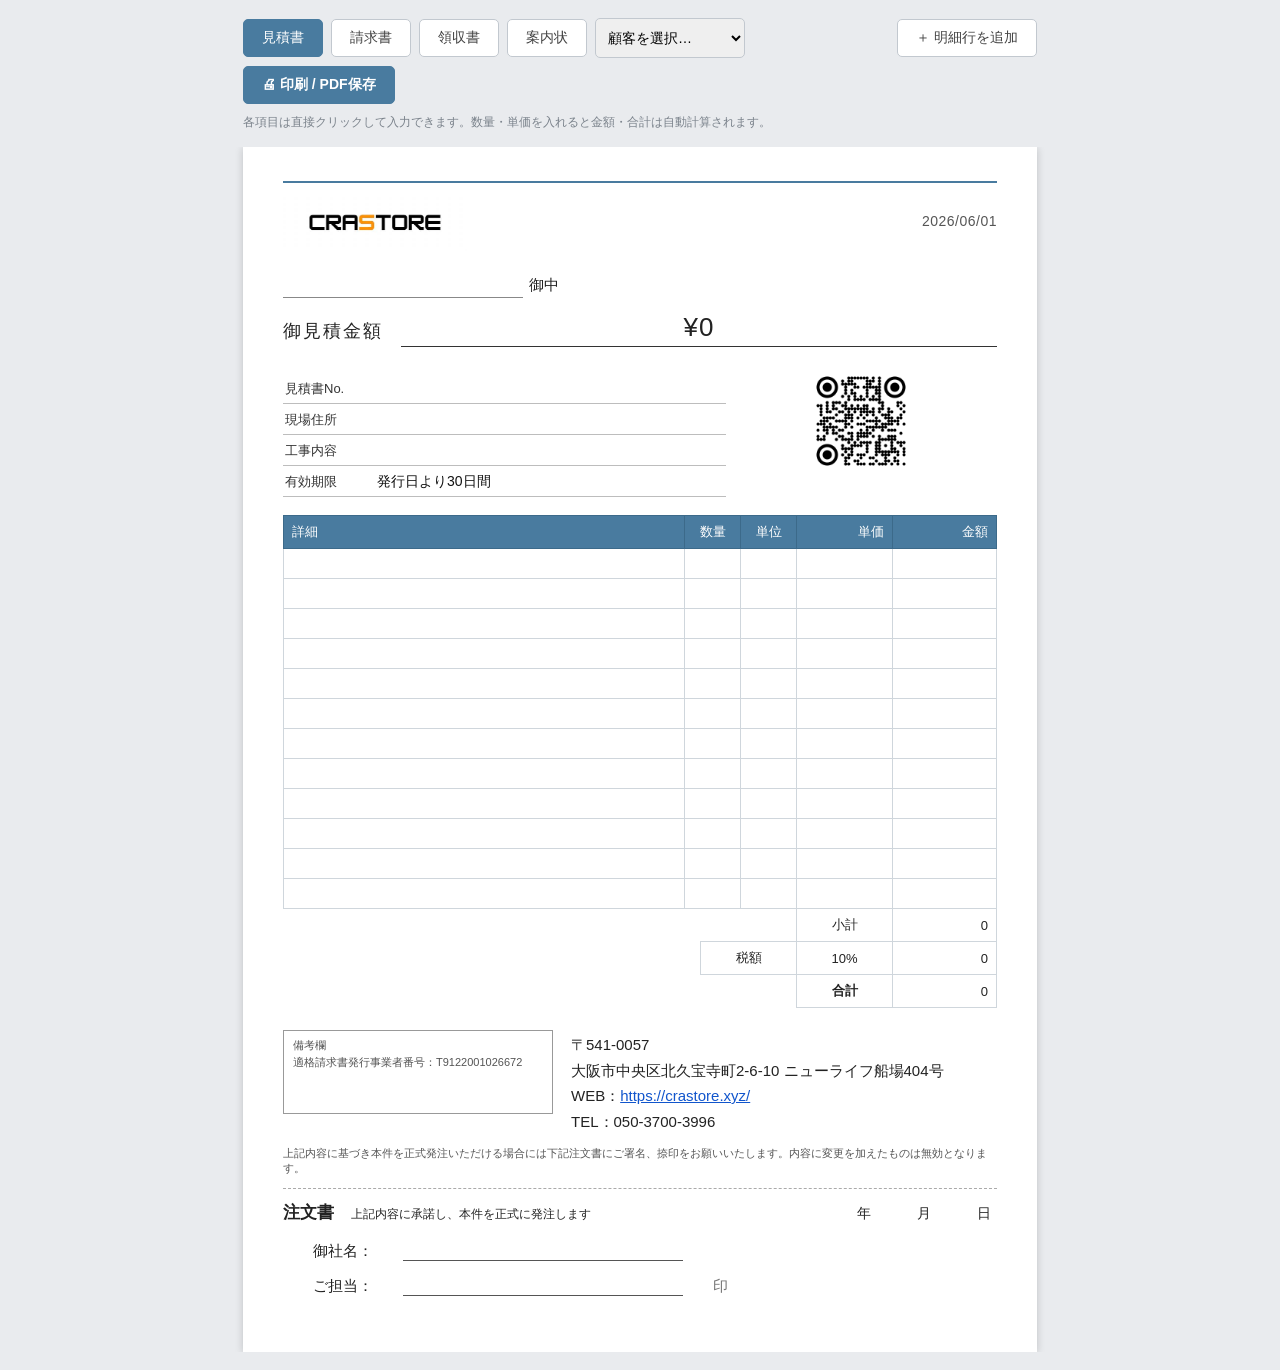
<file: estimate.html>
<!DOCTYPE html>
<html lang="ja">
<head>
<meta charset="UTF-8">
<meta name="viewport" content="width=device-width, initial-scale=1.0">
<title>Crastore 見積書・請求書 作成</title>
<style>
  /* ===== 全体 ===== */
  * { box-sizing: border-box; }
  body {
    font-family: "Helvetica Neue", "Hiragino Kaku Gothic ProN", "Hiragino Sans", "Yu Gothic", "Meiryo", sans-serif;
    background: #e9ebee;
    margin: 0;
    padding: 18px;
    color: #222;
    -webkit-font-smoothing: antialiased;
  }

  /* ===== ツールバー(印刷時は非表示) ===== */
  .toolbar {
    max-width: 794px;
    margin: 0 auto 16px;
    display: flex;
    gap: 8px;
    align-items: center;
    flex-wrap: wrap;
  }
  .toolbar button {
    padding: 9px 18px;
    font-size: 14px;
    border: 1px solid #c2c8cf;
    border-radius: 5px;
    cursor: pointer;
    background: #fff;
    color: #444;
    font-family: inherit;
  }
  .toolbar button.tab.active { background: #497B9F; color: #fff; border-color: #497B9F; }
  .toolbar .spacer { flex: 1; }
  .toolbar button.print { background: #497B9F; color: #fff; border-color: #497B9F; font-weight: bold; }
  .toolbar .hint { width:100%; font-size:12px; color:#7a828b; margin-top:2px; }

  /* ===== 用紙 (A4) ===== */
  .sheet-wrap { width: 100%; overflow: hidden; }
  .sheet {
    width: 794px;
    min-height: 1123px;
    margin: 0 auto;
    background: #fff;
    padding: 34px 40px 40px;
    box-shadow: 0 1px 8px rgba(0,0,0,0.18);
    position: relative;
    transform-origin: top left;
  }
  .top-line { height: 2px; background: #497B9F; margin-bottom: 14px; }

  /* ヘッダー */
  .head { display: flex; justify-content: space-between; align-items: flex-start; }
  .head img.logo { height: 54px; width: auto; }
  .head .date { font-size: 14px; color: #555; letter-spacing: .5px; padding-top: 16px; }

  /* 宛名 */
  .addressee { margin: 22px 0 6px; font-size: 19px; }
  .addressee .nm { border-bottom: 1px solid #888; padding: 0 28px 2px 4px; min-width: 240px; display:inline-block; }
  .addressee .go { font-size: 15px; margin-left: 6px; cursor: pointer; user-select: none; }
  .addressee .go:hover { color: #497B9F; }
  body.viewing .addressee .go { cursor: default; }

  /* 金額大見出し */
  .amount-row { display: flex; align-items: flex-end; margin: 14px 0 26px; }
  .amount-row .lbl { font-size: 18px; letter-spacing: 2px; white-space: nowrap; padding-right: 18px; padding-bottom: 4px; }
  .amount-row .val {
    flex: 1; text-align: center; font-size: 26px; font-weight: 300;
    border-bottom: 1.5px solid #333; padding-bottom: 3px; letter-spacing: 1px;
  }

  /* 情報欄 + QR */
  .info-wrap { display: flex; justify-content: space-between; align-items: flex-start; margin-bottom: 18px; }
  .info { width: 62%; }
  .info .row { display: flex; align-items: flex-end; border-bottom: 1px solid #bdbdbd; padding: 7px 2px 5px; }
  .info .row .k { width: 92px; font-size: 13px; color: #333; white-space: nowrap; }
  .info .row .v { flex: 1; font-size: 14px; color: #111; min-height: 18px; outline: none; }
  .info-wrap .qr { flex: 1; display: flex; justify-content: center; }
  .info-wrap .qr img { width: 96px; height: 96px; display: block; }

  /* 明細テーブル */
  table.items { width: 100%; border-collapse: collapse; font-size: 13px; }
  table.items th {
    background: #497B9F; color: #fff; font-weight: 500; border: 1px solid #3c6a8a;
    padding: 7px 8px; text-align: left;
  }
  table.items td { border: 1px solid #cfd6dc; padding: 6px 8px; height: 30px; vertical-align: middle; }
  table.items td.num, table.items th.num { text-align: right; }
  table.items td.ctr, table.items th.ctr { text-align: center; }
  table.items td[contenteditable]:focus, .info .row .v:focus,
  .addressee .nm:focus, .remark .body:focus, .head .date:focus { background: #eef6fb; }
  col.c-detail { width: auto; }
  col.c-qty { width: 56px; }
  col.c-unit { width: 56px; }
  col.c-price { width: 96px; }
  col.c-amount { width: 104px; }

  /* 合計欄 */
  table.totals { width: 100%; border-collapse: collapse; font-size: 13px; margin-top: -1px; }
  table.totals td { border: 1px solid #cfd6dc; padding: 7px 8px; height: 30px; }
  table.totals td.lbl { text-align: center; background: #fff; width: 96px; }
  table.totals td.val { text-align: right; width: 104px; }
  table.totals td.gap { border: none; }
  table.totals tr.sum td.lbl { font-weight: bold; }

  /* 下部: 備考 + 会社情報 */
  .footer { margin-top: 22px; display: flex; gap: 18px; align-items: flex-start; }
  .remark { width: 270px; border: 1px solid #999; padding: 7px 9px; min-height: 78px; }
  .remark .title { font-size: 11px; color: #555; }
  .remark .invno { font-size: 11px; color: #555; margin-top: 2px; }
  .remark .body { font-size: 12px; margin-top: 6px; min-height: 30px; outline: none; }
  .company { flex: 1; font-size: 15px; line-height: 1.7; padding-top: 2px; }
  .company a { color: #1155cc; text-decoration: underline; }

  /* 振込先 (請求書) */
  .bank { border: 1px solid #333; max-width: 430px; margin: 22px auto 8px; padding: 16px 10px; text-align: center; font-size: 15px; line-height: 2.1; }
  .bank-note { text-align: center; font-size: 13px; line-height: 1.9; margin-bottom: 6px; }

  /* 注記・注文書 (見積書) */
  .note-small { font-size: 11px; color: #555; margin-top: 12px; }
  .dashed { border-top: 1px dashed #aaa; margin: 12px 0; }
  .order-block { margin-top: 6px; }
  .order-head { display: flex; justify-content: space-between; align-items: baseline; }
  .order-head .t { font-size: 17px; font-weight: bold; }
  .order-head .t span { font-size: 12px; font-weight: normal; margin-left: 12px; }
  .order-head .ymd { font-size: 14px; letter-spacing: 6px; }
  .order-fields { margin: 18px 0 0 30px; font-size: 15px; }
  .order-fields .of { display: flex; align-items: flex-end; margin-bottom: 16px; }
  .order-fields .of .k { width: 90px; }
  .order-fields .of .ln { width: 280px; border-bottom: 1px solid #555; }
  .order-fields .of .seal { margin-left: 30px; color: #777; }

  /* 表示切替（既定は非表示。モードに応じて要素タイプ別に表示） */
  .only-estimate, .only-invoice, .only-receipt, .only-letter { display: none !important; }
  body.mode-estimate span.only-estimate { display: inline !important; }
  body.mode-estimate div.only-estimate { display: block !important; }
  body.mode-estimate div.row.only-estimate { display: flex !important; }
  body.mode-invoice span.only-invoice { display: inline !important; }
  body.mode-invoice div.only-invoice { display: block !important; }
  body.mode-receipt span.only-receipt { display: inline !important; }
  body.mode-receipt div.only-receipt { display: block !important; }
  body.mode-letter div.only-letter { display: block !important; }
  body.mode-letter span.only-letter { display: inline !important; }
  body.mode-letter .amount-row, body.mode-letter table.items,
  body.mode-letter table.totals, body.mode-letter #btnAddRow { display: none !important; }
  body.mode-letter .not-letter { display: none !important; }
  body.mode-letter .info-wrap .qr { display: none !important; }
  body.mode-letter .info { width: 80% !important; }
  body.mode-letter .footer { display: none !important; }
  /* 領収書モード: 明細・合計表は使わない */
  body.mode-receipt table.items, body.mode-receipt table.totals { display: none !important; }

  /* 領収書ブロック */
  .receipt-block { margin: 30px 0 40px; }
  .receipt-block .tadashi { font-size: 16px; border-bottom: 1px solid #888;
    padding: 4px 6px; margin-bottom: 14px; }
  .receipt-block .tadashi .td-body { display:inline-block; min-width: 320px; }
  .receipt-block .confirm { font-size: 15px; margin-bottom: 28px; }
  .receipt-bottom { display: flex; justify-content: space-between; align-items: flex-start; }
  table.uchiwake { border-collapse: collapse; font-size: 14px; }
  table.uchiwake td { border: 1px solid #333; padding: 7px 16px; }
  table.uchiwake td.num { text-align: right; min-width: 120px; }
  .stamp-box { width: 92px; height: 110px; border: 1px dashed #888; color: #888;
    font-size: 12px; display: flex; align-items: center; justify-content: center;
    writing-mode: vertical-rl; letter-spacing: 4px; }
  body.mode-receipt .val[contenteditable="true"]:focus { background: #eef6fb; }

  /* ===== 案内状 ===== */
  .letter-block { margin-top: 16px; }
  .letter-subject {
    text-align: center; font-size: 18px; font-weight: bold;
    margin: 16px 0; padding: 10px 0;
    border-top: 1.5px solid #333; border-bottom: 1.5px solid #333;
    outline: none; min-height: 28px;
  }
  .letter-body {
    font-size: 14px; line-height: 2;
    margin: 14px 4px; min-height: 100px;
    outline: none; white-space: pre-wrap;
  }
  .letter-keigu { text-align: right; font-size: 14px; margin: 0 4px 14px; }
  .letter-ki-section { margin-top: 8px; }
  .letter-ki-hr { border-top: 1px solid #bbb; margin: 4px 0; }
  .letter-ki-title { text-align: center; font-size: 14px; font-weight: bold; margin: 8px 0; }
  .letter-ki-body {
    font-size: 14px; line-height: 2;
    min-height: 50px; outline: none;
    margin: 6px 4px 6px 20px; white-space: pre-wrap;
  }
  .letter-ijo { text-align: right; font-size: 14px; margin: 6px 4px 10px; }
  .letter-contact {
    border: 1px solid #999; padding: 10px 14px; margin-top: 16px;
    display: flex; justify-content: space-between; align-items: center;
    font-size: 13px; line-height: 1.9;
  }
  .letter-contact-title { font-size: 12px; font-weight: bold; color: #444; margin-bottom: 2px; }
  .letter-contact-name { font-size: 14px; font-weight: bold; }
  .letter-contact-right { text-align: center; font-size: 11px; color: #555; min-width: 100px; }
  .letter-qr-ph {
    width: 84px; height: 84px; border: 1px dashed #bbb; margin: 4px auto 0;
    display: flex; align-items: center; justify-content: center; color: #bbb; font-size: 11px;
  }
  #letterLineQr { width: 84px; height: 84px; display: block; margin: 4px auto 0; }
  .letter-subject:focus, .letter-body:focus, .letter-ki-body:focus { background: #eef6fb; }

  /* ===== スマホ対応 ===== */
  @media (max-width: 840px) {
    body { padding: 8px; }
    .toolbar { gap: 6px; }
    .toolbar button { flex: 1 1 auto; min-height: 44px; font-size: 15px; }
    .toolbar button.tab { flex: 1 1 22%; }
    .toolbar button.print { flex: 1 1 100%; }
    .toolbar .hint { font-size: 11px; }
  }

  /* 閲覧モード（保存書類をURLで開いたとき）は編集系ボタンを隠す */
  body.viewing .toolbar button.tab,
  body.viewing #btnAddRow,
  body.viewing #clientSelect,
  body.viewing .toolbar .hint { display: none; }

  /* 印刷（画面用の縮小は解除してA4で出力。1ページに収める圧縮） */
  @media print {
    body { background: #fff; padding: 0; }
    .toolbar { display: none; }
    /* 画面と同じ用紙寸法(794×1123px=A4)のまま印刷。内容が多い書類は
       fitSheet が算出した --print-zoom で実レイアウトを縮小し、A4 1枚に収める。
       transform は画面幅調整用なので印刷では解除する。 */
    .sheet-wrap { overflow: visible; height: auto !important; }
    .sheet { box-shadow: none; margin: 0; transform: none !important; zoom: var(--print-zoom, 1); }
    @page { size: A4; margin: 0; }
  }
</style>
</head>
<body class="mode-estimate">

  <div class="toolbar">
    <button class="tab active" id="tabEstimate" onclick="setMode('estimate')">見積書</button>
    <button class="tab" id="tabInvoice" onclick="setMode('invoice')">請求書</button>
    <button class="tab" id="tabReceipt" onclick="setMode('receipt')">領収書</button>
    <button class="tab" id="tabLetter" onclick="setMode('letter')">案内状</button>
    <select id="clientSelect" onchange="pickClient(this.value)" style="min-height:40px;border:1px solid #c2c8cf;border-radius:5px;font-size:14px;padding:0 8px;">
      <option value="">顧客を選択…</option>
    </select>
    <span class="spacer"></span>
    <button id="btnAddRow" onclick="addRow()">＋ 明細行を追加</button>
    <button class="print" onclick="window.print()">🖨 印刷 / PDF保存</button>
    <div class="hint">各項目は直接クリックして入力できます。数量・単価を入れると金額・合計は自動計算されます。</div>
  </div>

  <div class="sheet-wrap" id="sheetWrap">
  <div class="sheet" id="sheet">
    <div class="top-line"></div>

    <!-- ヘッダー -->
    <div class="head">
      <img class="logo" src="[data-uri]" alt="CRASTORE">
      <div class="date" id="docDate" contenteditable="true">2026/06/01</div>
    </div>

    <!-- 宛名 -->
    <div class="addressee">
      <span class="nm" contenteditable="true" id="clientName"></span><span class="go" id="honorific" title="タップで切替">御中</span>
    </div>

    <!-- 金額大見出し -->
    <div class="amount-row">
      <div class="lbl"><span class="only-estimate">御見積金額</span><span class="only-invoice">御請求金額</span><span class="only-receipt">領収金額</span></div>
      <div class="val" id="grandTotalBig">¥0</div>
    </div>

    <!-- 情報欄 + QR -->
    <div class="info-wrap">
      <div class="info">
        <div class="row"><div class="k"><span class="only-estimate">見積書No.</span><span class="only-invoice">請求書No.</span><span class="only-receipt">領収書No.</span><span class="only-letter">案内状No.</span></div><div class="v" contenteditable="true" id="docNo"></div></div>
        <div class="row not-letter"><div class="k">現場住所</div><div class="v" contenteditable="true" id="siteAddr"></div></div>
        <div class="row not-letter"><div class="k">工事内容</div><div class="v" contenteditable="true" id="workName"></div></div>
        <div class="row only-estimate"><div class="k">有効期限</div><div class="v" contenteditable="true" id="validUntil"></div></div>
      </div>
      <div class="qr"><img src="[data-uri]" alt="QR"></div>
    </div>

    <!-- ===== 領収書: 但し書き + 内訳 + 収入印紙 ===== -->
    <div class="only-receipt receipt-block">
      <div class="tadashi">但し　<span class="td-body" contenteditable="true" id="tadashi"></span>　代として</div>
      <div class="confirm">上記金額、正に領収いたしました。</div>
      <div class="receipt-bottom">
        <table class="uchiwake">
          <tr><td>税抜金額</td><td class="num" id="rcNet">¥0</td></tr>
          <tr><td>消費税（<span id="rcRate">10</span>%）</td><td class="num" id="rcTax">¥0</td></tr>
        </table>
        <div class="stamp-box">収入印紙</div>
      </div>
    </div>

    <!-- ===== 案内状: 件名 + 本文 ===== -->
    <div class="only-letter letter-block">
      <div class="letter-subject" id="letterSubject" contenteditable="true"></div>
      <div class="letter-body" id="letterBody" contenteditable="true"></div>
      <div class="letter-keigu">敬具</div>
      <div class="letter-ki-section" id="letterKiSection">
        <div class="letter-ki-hr"></div>
        <div class="letter-ki-title">記</div>
        <div class="letter-ki-body" id="letterKi" contenteditable="true"></div>
        <div class="letter-ijo">以上</div>
      </div>
      <div class="letter-contact">
        <div class="letter-contact-left">
          <div class="letter-contact-title">■ お問い合わせ先</div>
          <div class="letter-contact-name">株式会社Crastore</div>
          <div>〒541-0057 大阪市中央区北久宝寺2-6-10<br>ニューライフ船場404号</div>
          <div>TEL：050-3700-3996</div>
        </div>
        <div class="letter-contact-right">
          <div>LINE でのお問い合わせ</div>
          <img id="letterLineQr" src="[data-uri]" alt="LINE QR">
        </div>
      </div>
    </div>

    <!-- 明細 -->
    <table class="items">
      <colgroup>
        <col class="c-detail"><col class="c-qty"><col class="c-unit"><col class="c-price"><col class="c-amount">
      </colgroup>
      <thead>
        <tr>
          <th>詳細</th><th class="ctr">数量</th><th class="ctr">単位</th><th class="num">単価</th><th class="num">金額</th>
        </tr>
      </thead>
      <tbody id="itemBody"><!-- JSで行を生成 --></tbody>
    </table>

    <!-- 合計 -->
    <table class="totals">
      <tr>
        <td class="gap"></td><td class="gap"></td><td class="gap"></td>
        <td class="lbl">小計</td><td class="val" id="subtotal">0</td>
      </tr>
      <tr>
        <td class="gap"></td><td class="gap"></td><td class="lbl">税額</td>
        <td class="lbl" id="taxRate">10%</td><td class="val" id="taxAmount">0</td>
      </tr>
      <tr class="sum">
        <td class="gap"></td><td class="gap"></td><td class="gap"></td>
        <td class="lbl">合計</td><td class="val" id="grandTotal">0</td>
      </tr>
    </table>

    <!-- ===== 請求書: 振込先 ===== -->
    <div class="only-invoice">
      <div class="bank">
        三井住友銀行　若江岩田 支店<br>
        普通　1489227　カ)クラストア
      </div>
      <div class="bank-note">
        お支払いは上記口座にお願いします<br>
        今後ともどうぞよろしくお願い申し上げます
      </div>
    </div>

    <!-- ===== 下部: 備考 + 会社情報 ===== -->
    <div class="footer">
      <div class="remark">
        <div class="title">備考欄</div>
        <div class="invno">適格請求書発行事業者番号：T9122001026672</div>
        <div class="body" contenteditable="true" id="remark"></div>
      </div>
      <div class="company">
        〒541-0057<br>
        大阪市中央区北久宝寺町2-6-10 ニューライフ船場404号<br>
        WEB：<a href="https://crastore.xyz/">https://crastore.xyz/</a><br>
        TEL：050-3700-3996
      </div>
    </div>

    <!-- ===== 見積書: 注記 + 注文書 ===== -->
    <div class="only-estimate">
      <div class="note-small">上記内容に基づき本件を正式発注いただける場合には下記注文書にご署名、捺印をお願いいたします。内容に変更を加えたものは無効となります。</div>
      <div class="dashed"></div>
      <div class="order-block">
        <div class="order-head">
          <div class="t">注文書 <span>上記内容に承諾し、本件を正式に発注します</span></div>
          <div class="ymd">年　　月　　日</div>
        </div>
        <div class="order-fields">
          <div class="of"><div class="k">御社名：</div><div class="ln"></div></div>
          <div class="of"><div class="k">ご担当：</div><div class="ln"></div><div class="seal">印</div></div>
        </div>
      </div>
    </div>

  </div>
  </div><!-- /.sheet-wrap -->

<script>
/* ============================================================
   ★ ここに工事内容を入力 ★
   下の data を書き換えるだけで、見積書・請求書の両方に反映されます。
   （ブラウザ上で各項目を直接クリックして編集することもできます）

   items: 明細行。金額は qty(数量) × price(単価) で自動計算されます。
          「一式」など数量無しの場合は qty を空にして amount を直接指定:
          { detail:"○○工事 一式", unit:"式", amount:300000 }
   ============================================================ */
const data = {
  date:       "2026/06/01",       // 発行日
  clientName: "",                 // 宛名（御中の前）
  docNo:      "",                 // 見積書No. / 請求書No.
  siteAddr:   "",                 // 現場住所
  workName:   "",                 // 工事内容
  validUntil: "発行日より30日間",  // 有効期限（見積書のみ）
  remark:     "",                 // 備考欄の自由記入
  taxRate:    10,                 // 消費税率(%)
  items: [
    // 例: { detail: "○○工事 一式", qty: 1, unit: "式", price: 100000 },
    { detail: "", qty: "", unit: "", price: "" }
  ]
};

// 明細の最低表示行数（請求書は振込先欄があるぶん少なめにして1ページに収める）
function minRows(){ return document.body.classList.contains("mode-invoice") ? 9 : 12; }

function num(n){ return Number(n||0).toLocaleString("ja-JP"); }
function yen(n){ return "¥" + num(n); }
function parseNum(s){ const v = parseFloat(String(s).replace(/[^0-9.\-]/g,"")); return isNaN(v)?0:v; }

function rowAmount(it){
  if (it.amount !== undefined && it.amount !== "" && it.amount !== null) return parseNum(it.amount);
  const q = parseNum(it.qty), p = parseNum(it.price);
  if (q && p) return q * p;
  return 0;
}

function esc(s){ return String(s==null?"":s).replace(/&/g,"&amp;").replace(/</g,"&lt;").replace(/>/g,"&gt;"); }

function renderRows(){
  const tb = document.getElementById("itemBody");
  tb.innerHTML = "";
  const rows = data.items.slice();
  while (rows.length < minRows()) rows.push({ detail:"", qty:"", unit:"", price:"" });
  rows.forEach((it, i) => {
    const tr = document.createElement("tr");
    tr.innerHTML =
      '<td contenteditable="true" data-f="detail" data-i="'+i+'">'+esc(it.detail)+'</td>'+
      '<td class="num" contenteditable="true" data-f="qty" data-i="'+i+'">'+esc(it.qty)+'</td>'+
      '<td class="ctr" contenteditable="true" data-f="unit" data-i="'+i+'">'+esc(it.unit)+'</td>'+
      '<td class="num" contenteditable="true" data-f="price" data-i="'+i+'">'+(it.price!==""&&it.price!=null?num(it.price):"")+'</td>'+
      '<td class="num amt" contenteditable="true" data-f="amount" data-i="'+i+'">'+(rowAmount(it)?num(rowAmount(it)):"")+'</td>';
    tb.appendChild(tr);
  });
  tb.querySelectorAll('td[contenteditable]').forEach(td=>{
    td.addEventListener('input', onCellInput);
  });
}

function onCellInput(e){
  const td = e.target, i = +td.dataset.i, f = td.dataset.f;
  while (data.items.length <= i) data.items.push({ detail:"", qty:"", unit:"", price:"" });
  data.items[i][f] = td.textContent;
  if (f === "qty" || f === "price") delete data.items[i].amount; // 数量×単価を入れたら自動計算
  recalc();
}

function recalc(){
  if (document.body.classList.contains("mode-letter")) { fitSheet(); return; }
  // 領収書モード: 金額(税込)を直接入力し、税抜・消費税の内訳を自動計算
  if (document.body.classList.contains("mode-receipt")) {
    const amount = parseNum(data.receiptAmount);
    const rate = data.taxRate || 0;
    const net = Math.floor(amount / (1 + rate/100));
    const tax = amount - net;
    document.getElementById("rcRate").textContent = rate;
    document.getElementById("rcNet").textContent = yen(net);
    document.getElementById("rcTax").textContent = yen(tax);
    const gtb = document.getElementById("grandTotalBig");
    if (document.activeElement !== gtb) gtb.textContent = yen(amount);
    fitSheet();
    return;
  }
  let sub = 0;
  document.querySelectorAll('#itemBody tr').forEach(tr=>{
    const c = tr.children;
    const q = parseNum(c[1].textContent), p = parseNum(c[3].textContent);
    let amt;
    if (q && p) { amt = q * p; c[4].textContent = num(amt); } // 数量×単価 → 金額を自動表示
    else { amt = parseNum(c[4].textContent); }                // 一式・金額直接入力はそのまま
    sub += amt;
  });
  const rate = data.taxRate || 0;
  const tax = Math.floor(sub * rate / 100);
  const total = sub + tax;
  document.getElementById("subtotal").textContent = num(sub);
  document.getElementById("taxRate").textContent = rate + "%";
  document.getElementById("taxAmount").textContent = num(tax);
  document.getElementById("grandTotal").textContent = num(total);
  document.getElementById("grandTotalBig").textContent = yen(total);
  fitSheet();
}

function bindField(id, key){
  const el = document.getElementById(id);
  if (data[key]) el.textContent = data[key];
  el.addEventListener('input', ()=>{ data[key] = el.textContent; });
}

function setMode(m){
  const viewing = document.body.classList.contains("viewing");
  document.body.className = "mode-" + m + (viewing ? " viewing" : "");
  document.getElementById("tabEstimate").classList.toggle("active", m==="estimate");
  document.getElementById("tabInvoice").classList.toggle("active", m==="invoice");
  document.getElementById("tabReceipt").classList.toggle("active", m==="receipt");
  document.getElementById("tabLetter").classList.toggle("active", m==="letter");
  document.title = (m==="estimate"?"御見積書": m==="invoice"?"御請求書": m==="receipt"?"領収書":"案内状") + " - Crastore";
  // 領収書は金額を直接入力する（明細表は使わない）
  document.getElementById("grandTotalBig")
    .setAttribute("contenteditable", m==="receipt" && !viewing ? "true" : "false");
  suggestDocNo();
  renderRows();
  recalc();
}

/* data に値をまとめて反映（保存済み書類の読み込み・一括入力に使用） */
const FIELD_IDS = { date:"docDate", clientName:"clientName", docNo:"docNo",
  siteAddr:"siteAddr", workName:"workName", validUntil:"validUntil", remark:"remark",
  subject:"letterSubject", body:"letterBody", ki:"letterKi" };
function applyData(d){
  if (d.items) data.items = d.items;
  for (const k in FIELD_IDS){
    if (k in d) data[k] = d[k];
    const el = document.getElementById(FIELD_IDS[k]);
    if (el) el.textContent = data[k] || "";
  }
  if (typeof d.taxRate === "number") data.taxRate = d.taxRate;
  // 敬称（御中 / 様）
  if ("honorific" in d) document.getElementById("honorific").textContent = d.honorific;
  // 領収書用フィールド
  if (d.amount != null) data.receiptAmount = d.amount;
  if (d.tadashi != null) { data.tadashi = d.tadashi; document.getElementById("tadashi").textContent = d.tadashi; }
  const m = d.type === "estimate" ? "estimate"
          : d.type === "invoice"  ? "invoice"
          : d.type === "receipt"  ? "receipt"
          : d.type === "letter"   ? "letter"
          : (document.body.classList.contains("mode-invoice") ? "invoice" : "estimate");
  setMode(m); // renderRows + recalc を含む
  if (m === "letter") {
    const kiSec = document.getElementById("letterKiSection");
    if (kiSec && document.body.classList.contains("viewing") && !(data.ki || "").trim())
      kiSec.style.display = "none";
    if (d.lineQr) {
      const qrImg = document.getElementById("letterLineQr");
      const qrPh  = document.getElementById("letterLineQrPh");
      if (qrImg) { qrImg.src = d.lineQr; qrImg.style.display = "block"; }
      if (qrPh)  qrPh.style.display = "none";
    }
  }
}

/* documents/<id>.json を読み込んで表示（スマホでURLを開く運用） */
async function loadDoc(id){
  try {
    const res = await fetch("documents/" + encodeURIComponent(id) + ".json", { cache:"no-store" });
    if (!res.ok) throw new Error("HTTP " + res.status);
    const d = await res.json();
    document.body.classList.add("viewing");
    applyData(d);
    if (new URLSearchParams(location.search).has("print")) setTimeout(()=>window.print(), 600);
  } catch (e) {
    console.error("書類の読み込みに失敗しました:", id, e);
    alert("書類「" + id + "」を読み込めませんでした。URLをご確認ください。");
  }
}

function addRow(){
  data.items.push({ detail:"", qty:"", unit:"", price:"" });
  renderRows(); recalc();
}

/* 画面幅に合わせて用紙(A4=794px)を縮小表示。印刷時はCSSで解除されA4出力 */
const SHEET_W = 794;
const PRINT_PAGE_H = 1120; // A4@96dpi(1123px)に約3pxの安全マージン
function fitSheet(){
  const wrap = document.getElementById("sheetWrap");
  const sheet = document.getElementById("sheet");
  if (!wrap || !sheet) return;
  const scale = Math.min(1, wrap.clientWidth / SHEET_W);
  sheet.style.transform = scale < 1 ? "scale(" + scale + ")" : "none";
  wrap.style.height = (sheet.offsetHeight * scale) + "px";
  /* 印刷用: 内容の高さからA4 1枚(=1120px)に収まるzoom倍率を算出し、CSS変数に保存。
     @media print 内で zoom: var(--print-zoom) として適用する。
     transformと違いzoomは実レイアウトを縮小するため、Safariでもページ分割に反映され
     1ページに収まる（offsetHeightはtransformの影響を受けない実寸なので測定に使える）。 */
  const printZoom = Math.min(1, PRINT_PAGE_H / sheet.offsetHeight);
  sheet.style.setProperty("--print-zoom", printZoom);
}
window.addEventListener("resize", fitSheet);
window.addEventListener("orientationchange", fitSheet);

// 敬称トグル（御中 ↔ 様）
document.getElementById("honorific").addEventListener("click", function(){
  if (document.body.classList.contains("viewing")) return;
  this.textContent = this.textContent === "御中" ? "様" : "御中";
});

// 領収金額の直接入力（領収書モードのみ contenteditable になる）
document.getElementById("grandTotalBig").addEventListener("input", function(){
  if (!document.body.classList.contains("mode-receipt")) return;
  data.receiptAmount = parseNum(this.textContent);
  const rate = data.taxRate || 0;
  const net = Math.floor(data.receiptAmount / (1 + rate/100));
  document.getElementById("rcNet").textContent = yen(net);
  document.getElementById("rcTax").textContent = yen(data.receiptAmount - net);
});
document.getElementById("grandTotalBig").addEventListener("blur", function(){
  if (document.body.classList.contains("mode-receipt")) recalc();
});
document.getElementById("tadashi").addEventListener("input", function(){
  data.tadashi = this.textContent;
});

/* ===== 顧客マスタ =====
   候補は3つのソースを自動マージ:
   1. documents/clients.json（手動登録・全端末共通）
   2. documents/index.json の発行済み書類の宛名（発行するたび自動で増える・全端末共通）
   3. この端末で印刷した宛名（localStorage・住所と敬称も保持） */
let clients = [], clientsBase = [];
function buildClientOptions(){
  const sel = document.getElementById("clientSelect");
  while (sel.options.length > 1) sel.remove(1);
  const seen = {}, merged = [];
  const add = c => {
    if (!c || !c.name) return;
    if (seen[c.name]){ // 後から来た情報で住所・敬称を補完
      const e = merged[seen[c.name]-1];
      if (!e.addr && c.addr) e.addr = c.addr;
      if (!e.honorific && c.honorific) e.honorific = c.honorific;
      return;
    }
    seen[c.name] = merged.push({ name:c.name, honorific:c.honorific, addr:c.addr });
  };
  clientsBase.forEach(add);
  JSON.parse(localStorage.getItem("crastore_clients")||"[]").forEach(add);
  docIndex.forEach(d => add({ name: d.clientName, honorific: d.honorific }));
  clients = merged;
  clients.forEach((c,i) => {
    const o = document.createElement("option");
    o.value = i; o.textContent = c.name;
    sel.appendChild(o);
  });
}
function loadClients(){
  fetch("documents/clients.json", { cache:"no-store" })
    .then(r => r.ok ? r.json() : [])
    .then(list => { clientsBase = list; buildClientOptions(); })
    .catch(()=>{});
}
// 印刷（=発行）したらこの端末の顧客リストに自動保存
window.addEventListener("beforeprint", function(){
  const name = document.getElementById("clientName").textContent.trim();
  if (!name) return;
  const list = JSON.parse(localStorage.getItem("crastore_clients")||"[]");
  const c = { name,
    honorific: document.getElementById("honorific").textContent,
    addr: document.getElementById("siteAddr").textContent.trim() };
  const i = list.findIndex(x => x.name === name);
  if (i >= 0) list[i] = c; else list.push(c);
  localStorage.setItem("crastore_clients", JSON.stringify(list));
  buildClientOptions();
});
function pickClient(i){
  if (i === "") return;
  const c = clients[+i];
  if (!c) return;
  data.clientName = c.name;
  document.getElementById("clientName").textContent = c.name;
  document.getElementById("honorific").textContent = c.honorific || "御中";
  if (c.addr && !document.getElementById("siteAddr").textContent.trim()){
    data.siteAddr = c.addr;
    document.getElementById("siteAddr").textContent = c.addr;
  }
  // 顧客が決まったら連番を採り直す（自動採番形式の番号のみクリアして再生成）
  const dn = document.getElementById("docNo");
  if (/^(MS|IV|RC)\d{9}$/.test(dn.textContent.trim())){ dn.textContent = ""; data.docNo = ""; }
  suggestDocNo();
}

/* ===== 書類No自動採番（documents/index.json から次番号を提案） ===== */
let docIndex = [];
function loadDocIndex(){
  fetch("documents/index.json", { cache:"no-store" })
    .then(r => r.ok ? r.json() : [])
    .then(list => { docIndex = list; buildClientOptions(); })
    .catch(()=>{});
}
function suggestDocNo(){
  if (document.body.classList.contains("viewing")) return;
  const el = document.getElementById("docNo");
  const cur = el.textContent.trim();
  const mode = document.body.classList.contains("mode-invoice") ? "IV"
             : document.body.classList.contains("mode-receipt") ? "RC"
             : document.body.classList.contains("mode-letter")  ? "AN"
             : "MS";
  // 自動採番形式の番号なら、モード切替時に接頭辞だけ追従させる
  const am = cur.match(/^(MS|IV|RC|AN)(\d{9})$/);
  if (am){
    const no = mode + am[2];
    if (no !== cur){ data.docNo = no; el.textContent = no; }
    return;
  }
  if (cur) return; // 自由形式の手入力番号には触らない
  // 発行日 → YYMMDD
  const dm = String(data.date||"").match(/(\d{2})(\d{2})\/(\d{1,2})\/(\d{1,2})/);
  const ymd = dm ? dm[2] + ("0"+dm[3]).slice(-2) + ("0"+dm[4]).slice(-2)
                 : new Date().toISOString().slice(2,10).replace(/-/g,"");
  // 連番: 同じ顧客の既存書類の最大連番 + 1（案件ごとの通し番号ルール）
  const client = (data.clientName||"").trim();
  let seq = 1;
  if (client){
    docIndex.filter(d => d.clientName === client).forEach(d => {
      const m = String(d.docNo||"").match(/(\d{3})$/);
      if (m) seq = Math.max(seq, parseInt(m[1],10) + 1);
    });
  }
  const no = mode + ymd + ("00"+seq).slice(-3);
  data.docNo = no;
  el.textContent = no;
}

// 初期化
bindField("docDate","date");
bindField("clientName","clientName");
bindField("docNo","docNo");
bindField("siteAddr","siteAddr");
bindField("workName","workName");
bindField("validUntil","validUntil");
bindField("remark","remark");
bindField("letterSubject","subject");
document.getElementById("letterBody").addEventListener('input', function(){ data.body = this.innerText; });
document.getElementById("letterKi").addEventListener('input', function(){ data.ki = this.innerText; });

const _params = new URLSearchParams(location.search);
const _docId = _params.get("doc");
const _draft = _params.get("d");
if (_docId) {
  loadDoc(_docId);          // 保存済み書類を表示
} else if (_draft) {
  // 業者入力フォーム(vendor.html)等から渡された下書きデータ（URL埋め込み・編集可能）
  try {
    const json = decodeURIComponent(escape(atob(_draft.replace(/-/g,"+").replace(/_/g,"/"))));
    applyData(JSON.parse(json));
  } catch (e) {
    console.error("下書きデータの読み込みに失敗:", e);
    renderRows(); recalc();
  }
} else {
  renderRows();             // 通常（新規作成）
  recalc();
}
if (!_docId) { loadClients(); loadDocIndex(); }
fitSheet();
window.addEventListener("load", fitSheet);
</script>
</body>
</html>
</file>
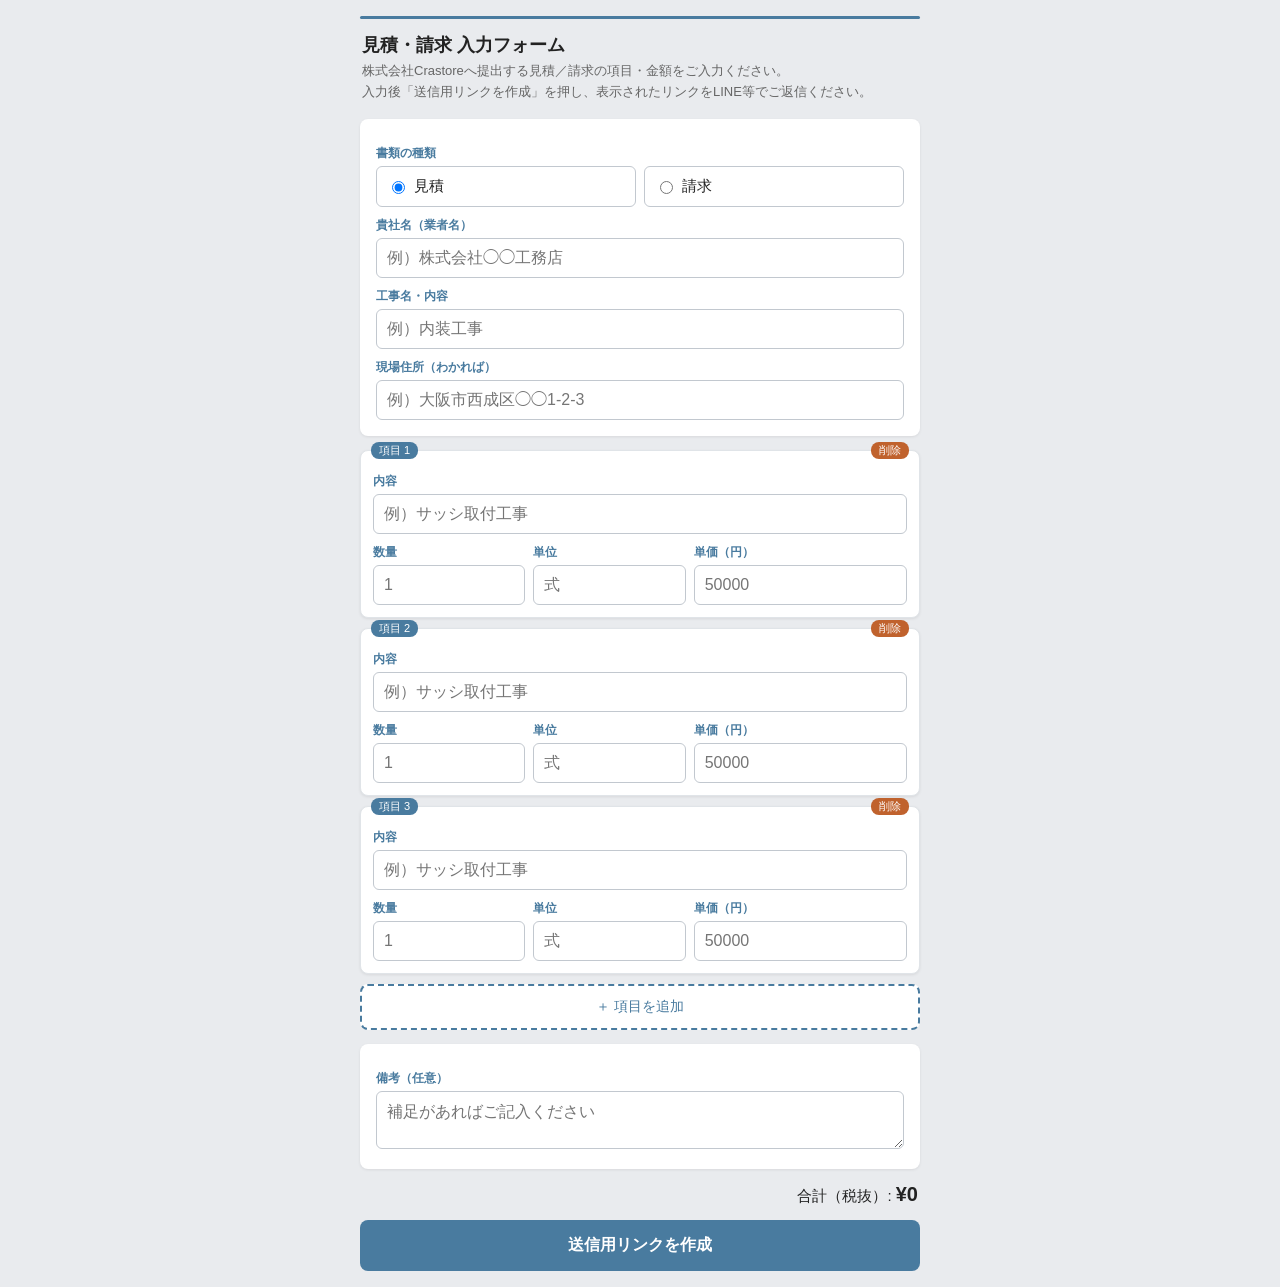
<file: vendor.html>
<!DOCTYPE html>
<html lang="ja">
<head>
<meta charset="UTF-8">
<meta name="viewport" content="width=device-width, initial-scale=1.0">
<title>見積項目入力フォーム - Crastore</title>
<style>
  * { box-sizing: border-box; }
  body { font-family: "Helvetica Neue","Hiragino Kaku Gothic ProN","Yu Gothic","Meiryo",sans-serif;
    background:#e9ebee; margin:0; padding:16px; color:#222; }
  .wrap { max-width:560px; margin:0 auto; }
  .top-line { height:3px; background:#497B9F; border-radius:2px; }
  h1 { font-size:18px; margin:14px 2px 4px; }
  .lead { font-size:13px; color:#666; margin:0 2px 16px; line-height:1.6; }
  .card { background:#fff; border-radius:8px; padding:16px; margin-bottom:14px; box-shadow:0 1px 3px rgba(0,0,0,.08); }
  label { display:block; font-size:12px; color:#497B9F; font-weight:bold; margin:10px 0 4px; }
  input, textarea { width:100%; border:1px solid #c2c8cf; border-radius:6px; padding:10px;
    font-size:16px; font-family:inherit; }
  input:focus, textarea:focus { outline:2px solid #497B9F; border-color:#497B9F; }
  .item { border:1px solid #e0e4e8; border-radius:8px; padding:12px; margin-bottom:10px; position:relative; }
  .item .idx { position:absolute; top:-9px; left:10px; background:#497B9F; color:#fff;
    font-size:11px; border-radius:8px; padding:1px 8px; }
  .item .del { position:absolute; top:-9px; right:10px; background:#c0622d; color:#fff; border:none;
    font-size:11px; border-radius:8px; padding:1px 8px; cursor:pointer; }
  .grid3 { display:grid; grid-template-columns: 1fr 1fr 1.4fr; gap:8px; }
  .addBtn { width:100%; padding:12px; font-size:14px; background:#fff; color:#497B9F;
    border:2px dashed #497B9F; border-radius:8px; cursor:pointer; margin-bottom:14px; }
  .total { text-align:right; font-size:15px; margin:4px 2px 14px; }
  .total b { font-size:20px; }
  .makeBtn { width:100%; padding:15px; font-size:16px; font-weight:bold; background:#497B9F; color:#fff;
    border:none; border-radius:8px; cursor:pointer; }
  .result { display:none; }
  .result.show { display:block; }
  .result textarea { font-size:12px; color:#555; height:74px; }
  .copyBtn, .shareBtn { width:100%; padding:13px; font-size:15px; border-radius:8px; border:none;
    cursor:pointer; margin-top:8px; font-weight:bold; }
  .copyBtn { background:#2e7d32; color:#fff; }
  .shareBtn { background:#06c755; color:#fff; }
  .note { font-size:12px; color:#888; line-height:1.6; margin-top:8px; }
</style>
</head>
<body>
<div class="wrap">
  <div class="top-line"></div>
  <h1>見積・請求 入力フォーム</h1>
  <p class="lead">株式会社Crastoreへ提出する見積／請求の項目・金額をご入力ください。<br>
  入力後「送信用リンクを作成」を押し、表示されたリンクをLINE等でご返信ください。</p>

  <div class="card">
    <label>書類の種類</label>
    <div style="display:flex; gap:8px;">
      <label style="flex:1; display:flex; align-items:center; gap:6px; margin:0; padding:10px;
        border:1px solid #c2c8cf; border-radius:6px; font-size:15px; color:#222; font-weight:normal; cursor:pointer;">
        <input type="radio" name="docType" value="estimate" checked style="width:auto;"> 見積
      </label>
      <label style="flex:1; display:flex; align-items:center; gap:6px; margin:0; padding:10px;
        border:1px solid #c2c8cf; border-radius:6px; font-size:15px; color:#222; font-weight:normal; cursor:pointer;">
        <input type="radio" name="docType" value="invoice" style="width:auto;"> 請求
      </label>
    </div>
    <label>貴社名（業者名）</label>
    <input id="vendorName" placeholder="例）株式会社◯◯工務店">
    <label>工事名・内容</label>
    <input id="workName" placeholder="例）内装工事">
    <label>現場住所（わかれば）</label>
    <input id="siteAddr" placeholder="例）大阪市西成区◯◯1-2-3">
  </div>

  <div id="items"></div>
  <button class="addBtn" onclick="addItem()">＋ 項目を追加</button>

  <div class="card">
    <label>備考（任意）</label>
    <textarea id="remark" rows="2" placeholder="補足があればご記入ください"></textarea>
  </div>

  <div class="total">合計（税抜）: <b id="total">¥0</b></div>
  <button class="makeBtn" onclick="makeLink()">送信用リンクを作成</button>

  <div class="card result" id="result">
    <label>このリンクをコピーしてLINE等で返信してください</label>
    <textarea id="linkBox" readonly onclick="this.select()"></textarea>
    <button class="copyBtn" onclick="copyLink()">リンクをコピー</button>
    <button class="shareBtn" id="shareBtn" onclick="shareLink()">共有（LINEなど）</button>
    <p class="note">※ リンクを開くとCrastoreの見積書フォーマットに自動反映されます。</p>
  </div>
</div>

<script>
let count = 0;
function addItem(){
  count++;
  const div = document.createElement("div");
  div.className = "item card";
  div.innerHTML =
    '<span class="idx">項目 '+count+'</span>'
    + '<button class="del" onclick="this.parentNode.remove(); recalc()">削除</button>'
    + '<label>内容</label><input class="f-detail" placeholder="例）サッシ取付工事">'
    + '<div class="grid3">'
    + '<div><label>数量</label><input class="f-qty" type="number" inputmode="decimal" placeholder="1" oninput="recalc()"></div>'
    + '<div><label>単位</label><input class="f-unit" placeholder="式"></div>'
    + '<div><label>単価（円）</label><input class="f-price" type="number" inputmode="numeric" placeholder="50000" oninput="recalc()"></div>'
    + '</div>';
  document.getElementById("items").appendChild(div);
}
function collect(){
  const items = [];
  document.querySelectorAll("#items .item").forEach(it=>{
    const detail = it.querySelector(".f-detail").value.trim();
    const qty   = parseFloat(it.querySelector(".f-qty").value);
    const unit  = it.querySelector(".f-unit").value.trim() || "式";
    const price = parseFloat(it.querySelector(".f-price").value);
    if (!detail) return;
    if (qty && price) items.push({ detail, qty, unit, price });
    else if (price)   items.push({ detail, unit, amount: price });
  });
  return items;
}
function recalc(){
  const t = collect().reduce((s,i)=> s + (i.amount != null ? i.amount : i.qty*i.price), 0);
  document.getElementById("total").textContent = "¥" + t.toLocaleString();
}
function makeLink(){
  const items = collect();
  if (!items.length){ alert("項目を1つ以上入力してください。"); return; }
  const vendor = document.getElementById("vendorName").value.trim();
  const remark = [vendor ? "【"+vendor+" 入力分】" : "", document.getElementById("remark").value.trim()]
    .filter(Boolean).join(" ");
  const d = {
    type: document.querySelector('input[name="docType"]:checked').value,
    date: new Date().toLocaleDateString("ja-JP", {year:"numeric",month:"2-digit",day:"2-digit"}).replace(/-/g,"/"),
    workName: document.getElementById("workName").value.trim(),
    siteAddr: document.getElementById("siteAddr").value.trim(),
    remark, taxRate: 10, items
  };
  const b64 = btoa(unescape(encodeURIComponent(JSON.stringify(d))))
    .replace(/\+/g,"-").replace(/\//g,"_").replace(/=+$/,"");
  const url = location.href.replace(/vendor\.html.*$/, "estimate.html?d=" + b64);
  document.getElementById("linkBox").value = url;
  document.getElementById("result").classList.add("show");
  document.getElementById("result").scrollIntoView({behavior:"smooth"});
}
function copyLink(){
  navigator.clipboard.writeText(document.getElementById("linkBox").value)
    .then(()=>alert("コピーしました。LINE等に貼り付けて返信してください。"));
}
function shareLink(){
  const url = document.getElementById("linkBox").value;
  if (navigator.share) navigator.share({ title:"見積項目（Crastore宛）", url });
  else copyLink();
}
addItem(); addItem(); addItem();
</script>
</body>
</html>
</file>
